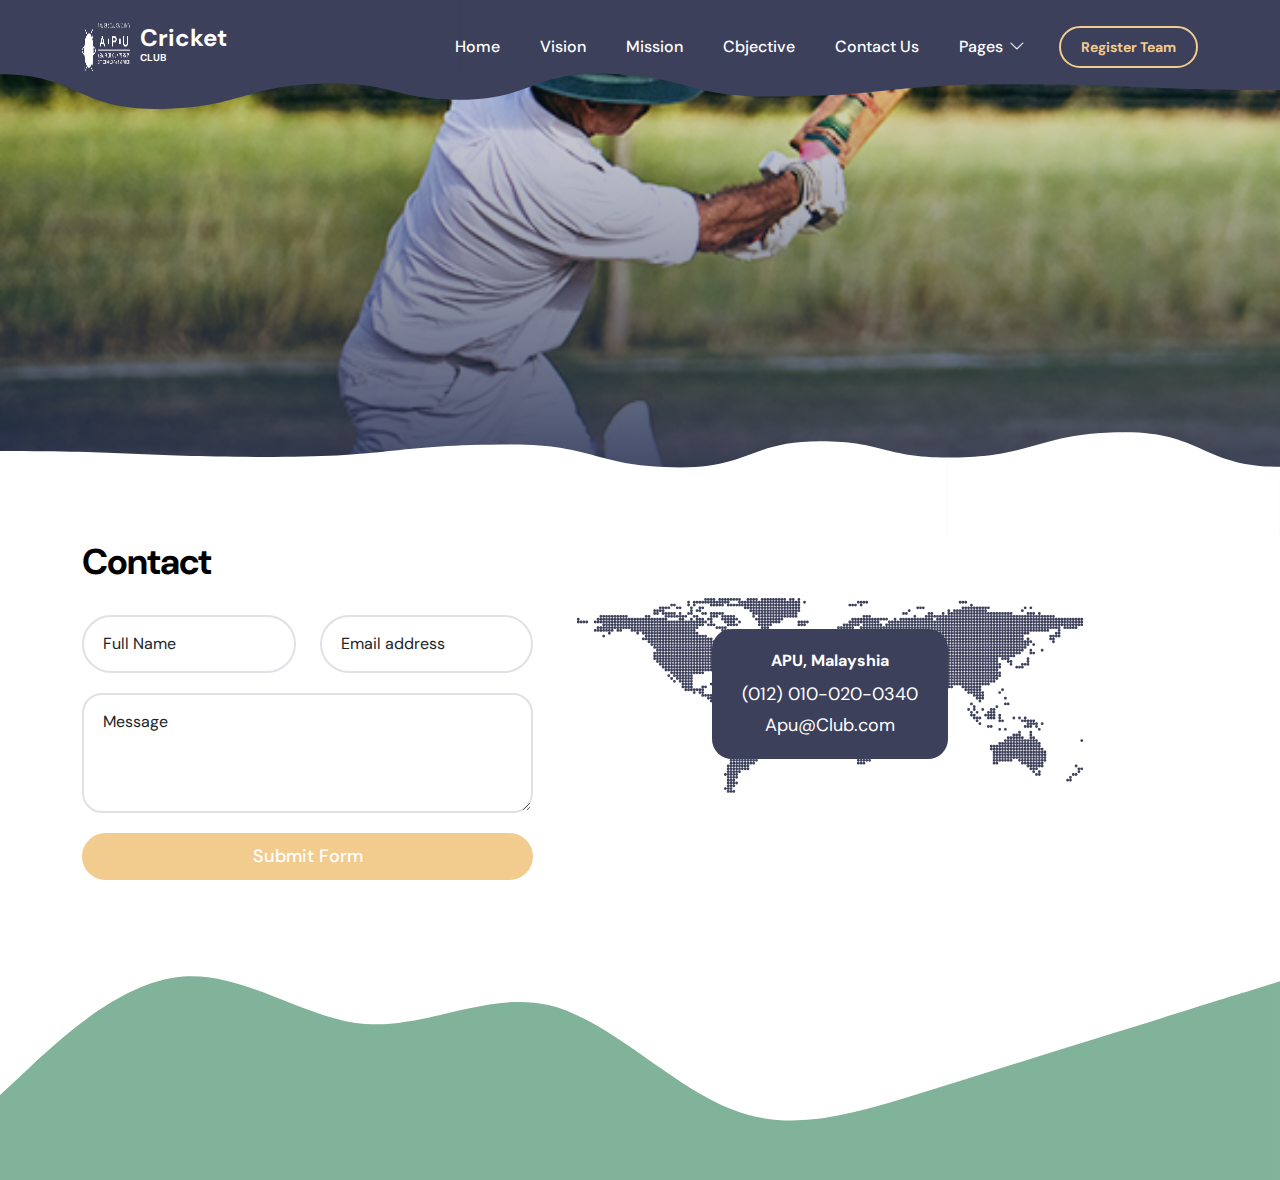
<file: student_club/contact.html>
<!doctype html>
<html lang="en">
    <head>
        <meta charset="utf-8">
        <meta name="viewport" content="width=device-width, initial-scale=1">

        <meta name="description" content="">
        <meta name="author" content="">

        <title>Contact</title>

               
        <link rel="preconnect" href="https://fonts.googleapis.com">

        <link rel="preconnect" href="https://fonts.gstatic.com" crossorigin>

        <link href="https://fonts.googleapis.com/css2?family=DM+Sans:ital,wght@0,400;0,500;0,700;1,400&display=swap" rel="stylesheet">

        <link href="css/bootstrap.min.css" rel="stylesheet">

        <link href="css/bootstrap-icons.css" rel="stylesheet">

        <link href="css/main.css" rel="stylesheet">
        

    </head>
    
    <body>

        <main>


            
            <nav class="navbar navbar-expand-lg">
                <div class="container">
                    <a class="navbar-brand d-flex align-items-center" href="index.html">
                        <img src="images/apu.png" class="navbar-brand-image img-fluid" >
                        <span class="navbar-brand-text">
                            Cricket 
                            <small>Club</small>
                        </span>
                    </a>
    
                    <button class="navbar-toggler" type="button" data-bs-toggle="collapse" data-bs-target="#navbarNav"
                        aria-controls="navbarNav" aria-expanded="false" aria-label="Toggle navigation">
                        <span class="navbar-toggler-icon"></span>
                    </button>
    
                    <div class="collapse navbar-collapse" id="navbarNav">
                        <ul class="navbar-nav ms-lg-auto">
                            <li class="nav-item">
                                <a class="nav-link " href="index.html">Home</a>
                            </li>
    
                            <li class="nav-item">
                                <a class="nav-link click-scroll" href="vision.html">Vision</a>
                            </li>
    
                            <li class="nav-item">
                                <a class="nav-link click-scroll" href="mission.html">Mission</a>
                            </li>
    
                            <li class="nav-item">
                                <a class="nav-link click-scroll" href="objective.html">Cbjective</a>
                            </li>
    
                            <li class="nav-item">
                                <a class="nav-link click-scroll" href="contact.html">Contact Us</a>
                            </li>
    
                            <li class="nav-item dropdown">
                                <a class="nav-link dropdown-toggle" href="#" id="navbarLightDropdownMenuLink" role="button"
                                    data-bs-toggle="dropdown" aria-expanded="false">Pages</a>
    
                                <ul class="dropdown-menu dropdown-menu-light" aria-labelledby="navbarLightDropdownMenuLink">
                                    <li><a class="dropdown-item" href="rules.html">Rules</a></li>
    
                                    <li><a class="dropdown-item" href="gallery.html">Gallery</a></li>
                                    <li><a class="dropdown-item" href="event.html">Events</a></li>
                                    <li><a class="dropdown-item" href="media.html">News and Media</a></li>
                                </ul>
                            </li>
                        </ul>
    
                        <div class="d-none d-lg-block ms-lg-3">
    
                                      <a class="btn custom-btn custom-border-btn"  href="ragistration.html"
                             >Register Team</a>
                        </div>
                    </div>
                </div>
            </nav>

            

            <section class="hero-section hero-50 d-flex justify-content-center align-items-center" id="section_1">

                <div class="section-overlay"></div>

                <svg viewBox="0 0 1962 178" xmlns="http://www.w3.org/2000/svg" xmlns:xlink="http://www.w3.org/1999/xlink"><path fill="#3D405B" d="M 0 114 C 118.5 114 118.5 167 237 167 L 237 167 L 237 0 L 0 0 Z" stroke-width="0"></path> <path fill="#3D405B" d="M 236 167 C 373 167 373 128 510 128 L 510 128 L 510 0 L 236 0 Z" stroke-width="0"></path> <path fill="#3D405B" d="M 509 128 C 607 128 607 153 705 153 L 705 153 L 705 0 L 509 0 Z" stroke-width="0"></path><path fill="#3D405B" d="M 704 153 C 812 153 812 113 920 113 L 920 113 L 920 0 L 704 0 Z" stroke-width="0"></path><path fill="#3D405B" d="M 919 113 C 1048.5 113 1048.5 148 1178 148 L 1178 148 L 1178 0 L 919 0 Z" stroke-width="0"></path><path fill="#3D405B" d="M 1177 148 C 1359.5 148 1359.5 129 1542 129 L 1542 129 L 1542 0 L 1177 0 Z" stroke-width="0"></path><path fill="#3D405B" d="M 1541 129 C 1751.5 129 1751.5 138 1962 138 L 1962 138 L 1962 0 L 1541 0 Z" stroke-width="0"></path></svg>

                <div class="container">
                    <div class="row">

                 

                    </div>
                </div>

                <svg viewBox="0 0 1962 178" xmlns="http://www.w3.org/2000/svg" xmlns:xlink="http://www.w3.org/1999/xlink"><path fill="#ffffff" d="M 0 114 C 118.5 114 118.5 167 237 167 L 237 167 L 237 0 L 0 0 Z" stroke-width="0"></path> <path fill="#ffffff" d="M 236 167 C 373 167 373 128 510 128 L 510 128 L 510 0 L 236 0 Z" stroke-width="0"></path> <path fill="#ffffff" d="M 509 128 C 607 128 607 153 705 153 L 705 153 L 705 0 L 509 0 Z" stroke-width="0"></path><path fill="#ffffff" d="M 704 153 C 812 153 812 113 920 113 L 920 113 L 920 0 L 704 0 Z" stroke-width="0"></path><path fill="#ffffff" d="M 919 113 C 1048.5 113 1048.5 148 1178 148 L 1178 148 L 1178 0 L 919 0 Z" stroke-width="0"></path><path fill="#ffffff" d="M 1177 148 C 1359.5 148 1359.5 129 1542 129 L 1542 129 L 1542 0 L 1177 0 Z" stroke-width="0"></path><path fill="#ffffff" d="M 1541 129 C 1751.5 129 1751.5 138 1962 138 L 1962 138 L 1962 0 L 1541 0 Z" stroke-width="0"></path></svg>
            </section>


     
            <section class="contact-section section-padding" id="section_5">
                <div class="container">
                    <div class="row">
    
                        <div class="col-lg-5 col-12">
                            <form action="#" method="post" class="custom-form contact-form" role="form">
                                <h2 class="mb-4 pb-2">Contact</h2>
    
                                <div class="row">
                                    <div class="col-lg-6 col-md-6 col-12">
                                        <div class="form-floating">
                                            <input type="text" name="full-name" id="full-name" class="form-control"
                                                placeholder="Full Name" required="">
    
                                            <label for="floatingInput">Full Name</label>
                                        </div>
                                    </div>
    
                                    <div class="col-lg-6 col-md-6 col-12">
                                        <div class="form-floating">
                                            <input type="email" name="email" id="email" pattern="[^ @]*@[^ @]*"
                                                class="form-control" placeholder="Email address" required="">
    
                                            <label for="floatingInput">Email address</label>
                                        </div>
                                    </div>
    
                                    <div class="col-lg-12 col-12">
                                        <div class="form-floating">
                                            <textarea class="form-control" id="message" name="message"
                                                placeholder="Describe message here"></textarea>
    
                                            <label for="floatingTextarea">Message</label>
                                        </div>
    
                                        <button type="submit" class="form-control">Submit Form</button>
                                    </div>
                                </div>
                            </form>
                        </div>
    
                        <div class="col-lg-6 col-12">
                            <div class="contact-info mt-5">
                                <div class="contact-info-item">
                                    <div class="contact-info-body">
                                        <strong>APU, Malayshia</strong>
    
                                        <p class="mt-2 mb-1">
                                            <a href="tel: 010-020-0340" class="contact-link">
                                                (012)
                                                010-020-0340
                                            </a>
                                        </p>
    
                                        <p class="mb-0">
                                            <a href="mailto:info@company.com" class="contact-link">
                                                Apu@Club.com
                                            </a>
                                        </p>
                                    </div>
    
                                 
                                </div>
    
                                <img src="images/WorldMap.svg" class="img-fluid" alt="">
                            </div>
                        </div>
    
                    </div>
                </div>
            </section>
        </main>

        <footer class="site-footer">
          
            <svg xmlns="http://www.w3.org/2000/svg" viewBox="0 0 1440 320"><path fill="#81B29A" fill-opacity="1" d="M0,224L34.3,192C68.6,160,137,96,206,90.7C274.3,85,343,139,411,144C480,149,549,107,617,122.7C685.7,139,754,213,823,240C891.4,267,960,245,1029,224C1097.1,203,1166,181,1234,160C1302.9,139,1371,117,1406,106.7L1440,96L1440,320L1405.7,320C1371.4,320,1303,320,1234,320C1165.7,320,1097,320,1029,320C960,320,891,320,823,320C754.3,320,686,320,617,320C548.6,320,480,320,411,320C342.9,320,274,320,206,320C137.1,320,69,320,34,320L0,320Z"></path></svg>
        </footer>


        <script src="js/jquery.min.js"></script>
        <script src="js/bootstrap.bundle.min.js"></script>
        <script src="js/jquery.sticky.js"></script>
        <script src="js/custom.js"></script>

    </body>
</html>
</file>
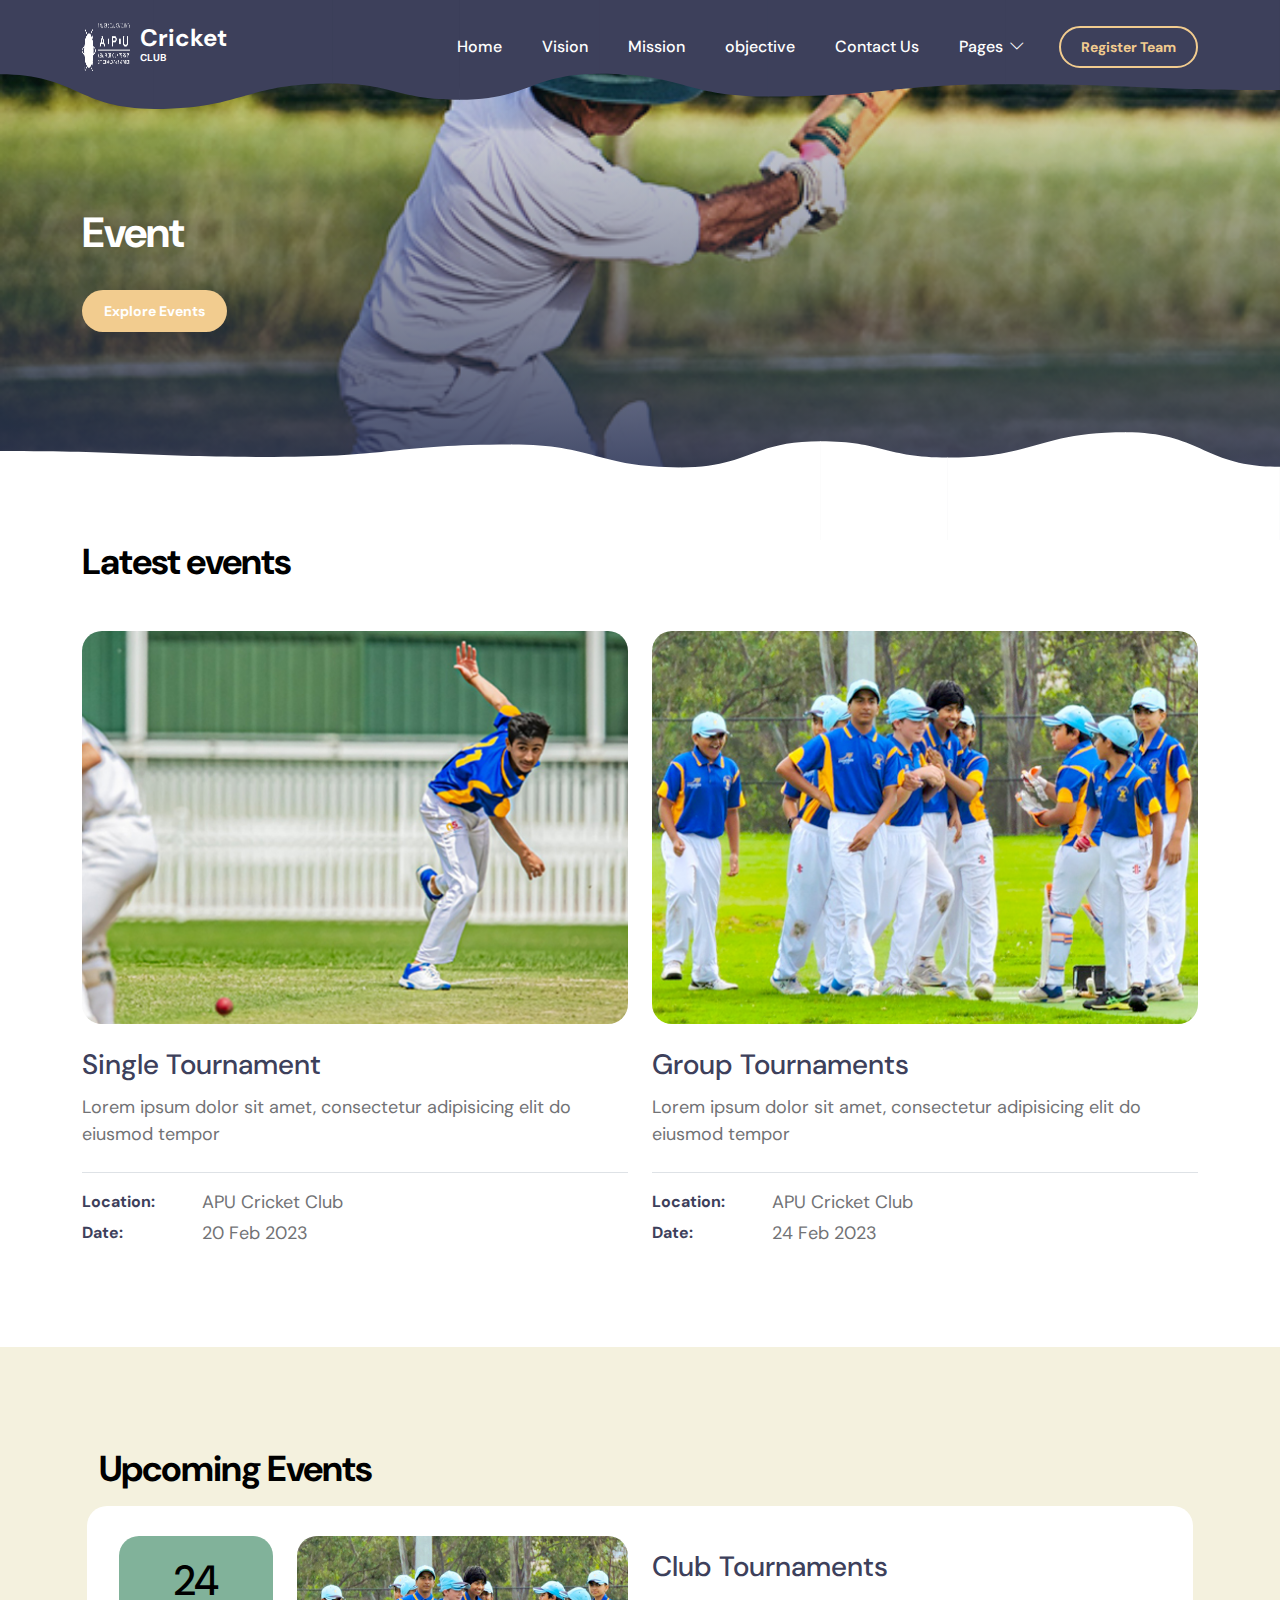
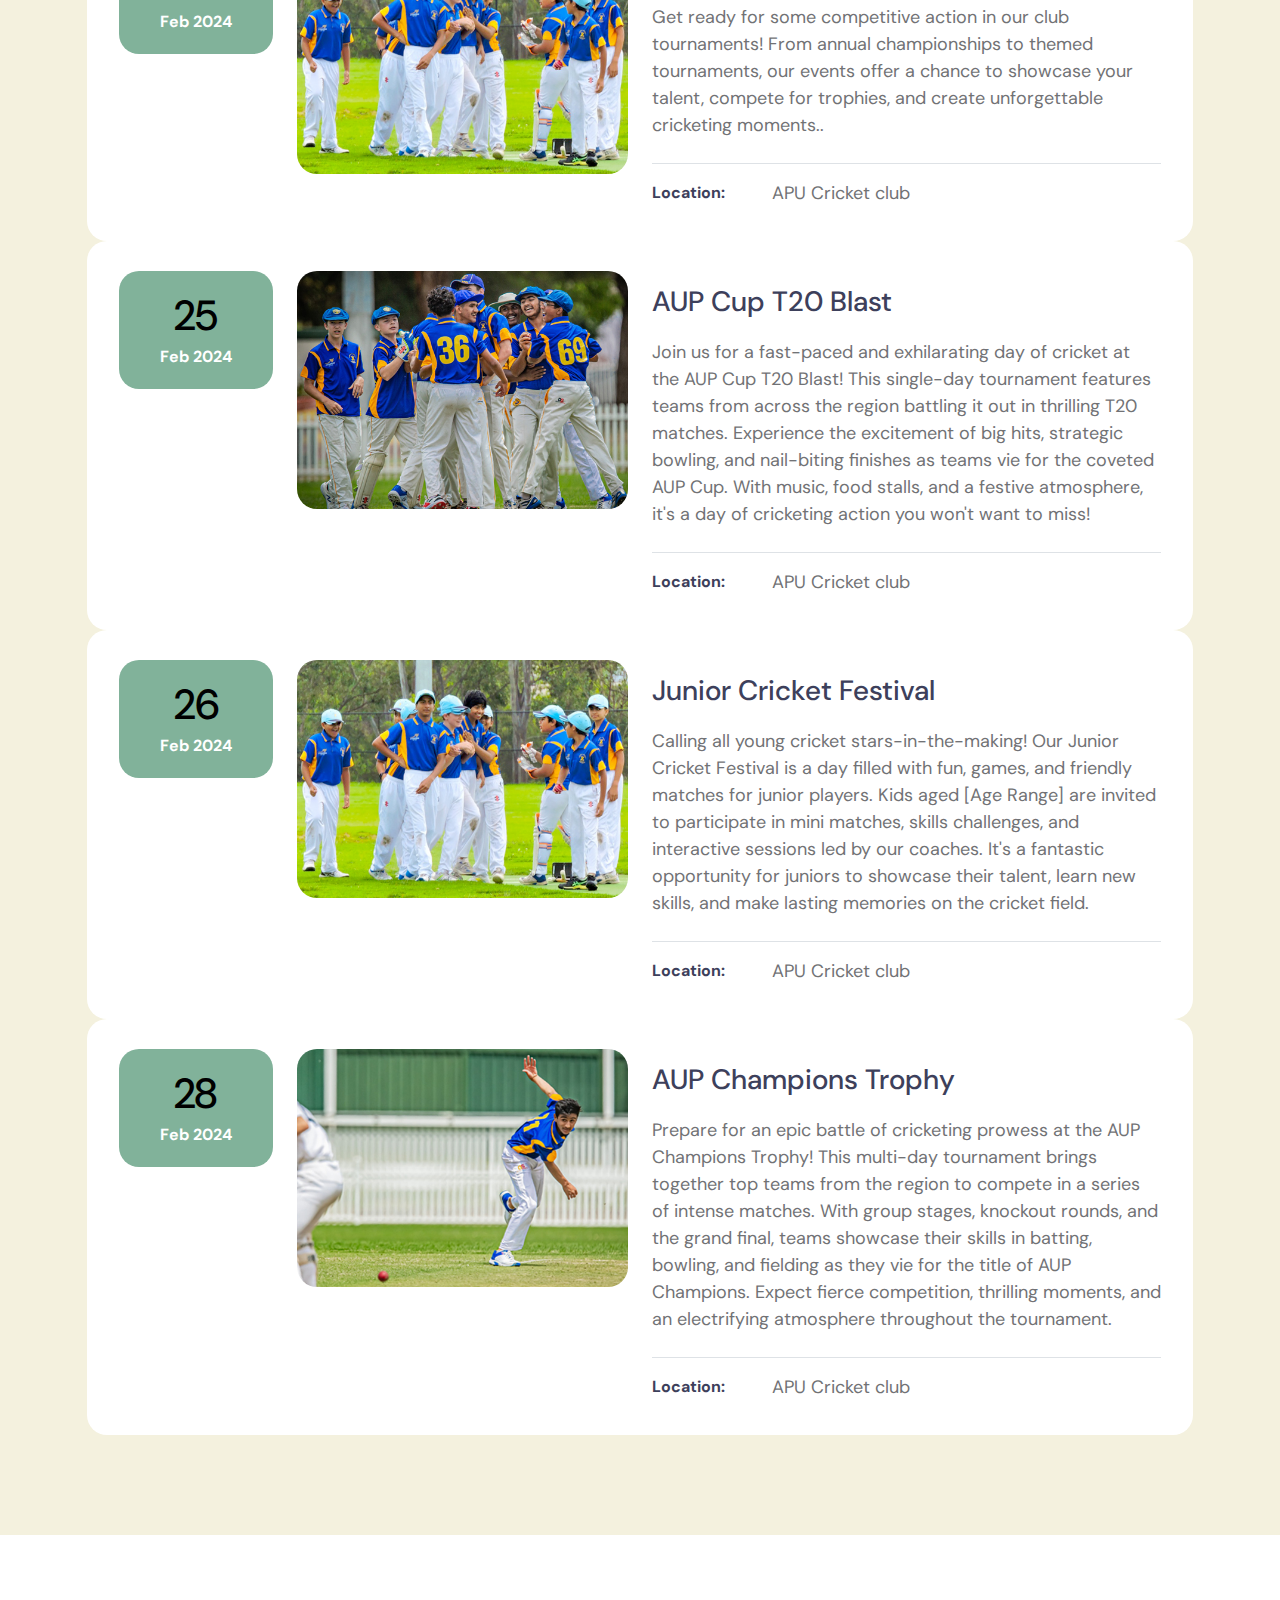
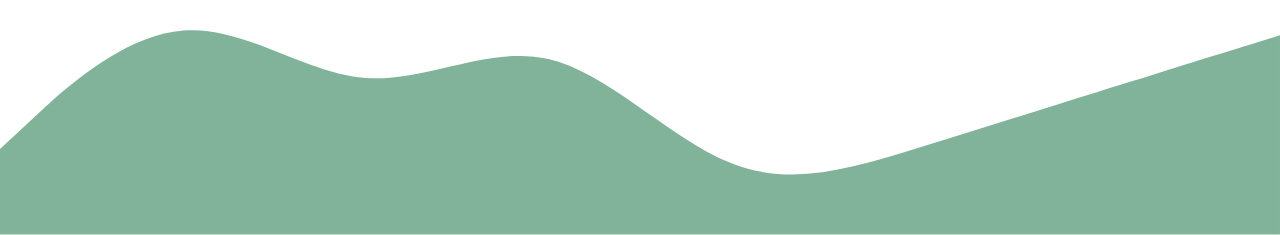
<file: student_club/event.html>
<!doctype html>
<html lang="en">

<head>
    <meta charset="utf-8">
    <meta name="viewport" content="width=device-width, initial-scale=1">

    <meta name="description" content="">
    <meta name="author" content="">

    <title> Event </title>


    <link rel="preconnect" href="https://fonts.googleapis.com">

    <link rel="preconnect" href="https://fonts.gstatic.com" crossorigin>

    <link href="https://fonts.googleapis.com/css2?family=DM+Sans:ital,wght@0,400;0,500;0,700;1,400&display=swap"
        rel="stylesheet">

    <link href="css/bootstrap.min.css" rel="stylesheet">

    <link href="css/bootstrap-icons.css" rel="stylesheet">

    <link href="css/main.css" rel="stylesheet">


</head>

<body>

    <main>


        <nav class="navbar navbar-expand-lg">
            <div class="container">
                <a class="navbar-brand d-flex align-items-center" href="index.html">
                    <img src="images/apu.png" class="navbar-brand-image img-fluid" >
                    <span class="navbar-brand-text">
                        Cricket 
                        <small>Club</small>
                    </span>
                </a>

                <button class="navbar-toggler" type="button" data-bs-toggle="collapse" data-bs-target="#navbarNav"
                    aria-controls="navbarNav" aria-expanded="false" aria-label="Toggle navigation">
                    <span class="navbar-toggler-icon"></span>
                </button>

                <div class="collapse navbar-collapse" id="navbarNav">
                    <ul class="navbar-nav ms-lg-auto">
                        <li class="nav-item">
                            <a class="nav-link " href="index.html">Home</a>
                        </li>

                        <li class="nav-item">
                            <a class="nav-link click-scroll" href="vision.html">Vision</a>
                        </li>

                        <li class="nav-item">
                            <a class="nav-link click-scroll" href="mission.html">Mission</a>
                        </li>

                        <li class="nav-item">
                            <a class="nav-link click-scroll" href="objective.html">objective</a>
                        </li>

                        <li class="nav-item">
                            <a class="nav-link click-scroll" href="contact.html">Contact Us</a>
                        </li>

                        <li class="nav-item dropdown">
                            <a class="nav-link dropdown-toggle" href="#" id="navbarLightDropdownMenuLink" role="button"
                                data-bs-toggle="dropdown" aria-expanded="false">Pages</a>

                            <ul class="dropdown-menu dropdown-menu-light" aria-labelledby="navbarLightDropdownMenuLink">
                                <li><a class="dropdown-item" href="rules.html">Rules</a></li>

                                <li><a class="dropdown-item" href="gallery.html">Gallery</a></li>
                                <li><a class="dropdown-item" href="event.html">Events</a></li>
                                <li><a class="dropdown-item" href="media.html">News and Media</a></li>
                            </ul>
                        </li>
                    </ul>

                    <div class="d-none d-lg-block ms-lg-3">

                                  <a class="btn custom-btn custom-border-btn"  href="ragistration.html"
                         >Register Team</a>
                    </div>
                </div>
            </div>
        </nav>




        <section class="hero-section hero-50 d-flex justify-content-center align-items-center" id="section_1">

            <div class="section-overlay"></div>

            <svg viewBox="0 0 1962 178" xmlns="http://www.w3.org/2000/svg" xmlns:xlink="http://www.w3.org/1999/xlink">
                <path fill="#3D405B" d="M 0 114 C 118.5 114 118.5 167 237 167 L 237 167 L 237 0 L 0 0 Z"
                    stroke-width="0"></path>
                <path fill="#3D405B" d="M 236 167 C 373 167 373 128 510 128 L 510 128 L 510 0 L 236 0 Z"
                    stroke-width="0"></path>
                <path fill="#3D405B" d="M 509 128 C 607 128 607 153 705 153 L 705 153 L 705 0 L 509 0 Z"
                    stroke-width="0"></path>
                <path fill="#3D405B" d="M 704 153 C 812 153 812 113 920 113 L 920 113 L 920 0 L 704 0 Z"
                    stroke-width="0"></path>
                <path fill="#3D405B" d="M 919 113 C 1048.5 113 1048.5 148 1178 148 L 1178 148 L 1178 0 L 919 0 Z"
                    stroke-width="0"></path>
                <path fill="#3D405B" d="M 1177 148 C 1359.5 148 1359.5 129 1542 129 L 1542 129 L 1542 0 L 1177 0 Z"
                    stroke-width="0"></path>
                <path fill="#3D405B" d="M 1541 129 C 1751.5 129 1751.5 138 1962 138 L 1962 138 L 1962 0 L 1541 0 Z"
                    stroke-width="0"></path>
            </svg>

            <div class="container">
                <div class="row">

                    <div class="col-lg-6 col-12">

                        <h1 class="text-white mb-4 pb-2">Event </h1>

                        <a href="#section_3" class="btn custom-btn smoothscroll me-3">Explore Events</a>
                    </div>

                </div>
            </div>

            <svg viewBox="0 0 1962 178" xmlns="http://www.w3.org/2000/svg" xmlns:xlink="http://www.w3.org/1999/xlink">
                <path fill="#ffffff" d="M 0 114 C 118.5 114 118.5 167 237 167 L 237 167 L 237 0 L 0 0 Z"
                    stroke-width="0"></path>
                <path fill="#ffffff" d="M 236 167 C 373 167 373 128 510 128 L 510 128 L 510 0 L 236 0 Z"
                    stroke-width="0"></path>
                <path fill="#ffffff" d="M 509 128 C 607 128 607 153 705 153 L 705 153 L 705 0 L 509 0 Z"
                    stroke-width="0"></path>
                <path fill="#ffffff" d="M 704 153 C 812 153 812 113 920 113 L 920 113 L 920 0 L 704 0 Z"
                    stroke-width="0"></path>
                <path fill="#ffffff" d="M 919 113 C 1048.5 113 1048.5 148 1178 148 L 1178 148 L 1178 0 L 919 0 Z"
                    stroke-width="0"></path>
                <path fill="#ffffff" d="M 1177 148 C 1359.5 148 1359.5 129 1542 129 L 1542 129 L 1542 0 L 1177 0 Z"
                    stroke-width="0"></path>
                <path fill="#ffffff" d="M 1541 129 C 1751.5 129 1751.5 138 1962 138 L 1962 138 L 1962 0 L 1541 0 Z"
                    stroke-width="0"></path>
            </svg>
        </section>


        <section class="events-section section-padding" id="section_2">
            <div class="container">
                <div class="row">

                    <div class="col-lg-12 col-12">
                        <h2 class="mb-lg-5 mb-4">Latest events</h2>
                    </div>

                    <div class="col-lg-6 col-12 mb-5 mb-lg-0">
                        <div class="custom-block-image-wrap">
                            <a href="event.html">
                                <img src="images/gallery2.jpg"
                                    class="custom-block-image img-fluid" alt="">

                                <i class="custom-block-icon bi-link"></i>
                            </a>
<!-- 
                            <div class="custom-block-date-wrap">
                                <strong class="text-white">20 Feb 2023</strong>
                            </div> -->

                            <!-- <div class="custom-btn-wrap">
                                <a href="event.html" class="btn custom-btn">Buy Ticket</a>
                            </div> -->
                        </div>

                        <div class="custom-block-info">
                            <a href="event.html" class="events-title mb-2">Single Tournament</a>

                            <p class="mb-0">Lorem ipsum dolor sit amet, consectetur adipisicing elit do eiusmod tempor
                            </p>


                            <div class="border-top mt-4 pt-3">
                                <div class="d-flex flex-wrap align-items-center mb-1">
                                    <span class="custom-block-span">Location:</span>

                                    <p class="mb-0">APU Cricket Club</p>
                                </div>

                                <div class="d-flex flex-wrap align-items-center">
                                    <span class="custom-block-span">Date:</span>

                                    <p class="mb-0">20 Feb 2023</p>
                                </div>
                            </div>
                        </div>
                    </div>

                    <div class="col-lg-6 col-12">
                        <div class="custom-block-image-wrap">
                            <a href="event.html">
                                <img src="images/gallery1.jpg"
                                    class="custom-block-image img-fluid" alt="">

                                <i class="custom-block-icon bi-link"></i>
                            </a>
<!-- 
                            <div class="custom-block-date-wrap">
                                <strong class="text-white">24 Feb 2023</strong>
                            </div>

                            <div class="custom-btn-wrap">
                                <a href="event.html" class="btn custom-btn">Buy Ticket</a>
                            </div> -->
                        </div>

                        <div class="custom-block-info">
                            <a href="event.html" class="events-title mb-2">Group Tournaments</a>

                            <p class="mb-0">Lorem ipsum dolor sit amet, consectetur adipisicing elit do eiusmod tempor
                            </p>


                            <div class="border-top mt-4 pt-3">
                                <div class="d-flex flex-wrap align-items-center mb-1">
                                    <span class="custom-block-span">Location:</span>

                                    <p class="mb-0">APU Cricket Club</p>
                                </div>

                                <div class="d-flex flex-wrap align-items-center">
                                    <span class="custom-block-span">Date:</span>

                                    <p class="mb-0">24 Feb 2023</p>
                                </div>
                            </div>
                        </div>
                    </div>

                </div>
            </div>
        </section>


        <section class="events-section events-listing-section section-bg section-padding" id="section_3">
            <div class="container">
                <div class="row">

                    <div class="col-lg-12 col-12">
                        <h2 class="mb-3">Upcoming Events</h2>
                    </div>
                    <div class="row custom-block custom-block-bg">
                        <div class="col-lg-2 col-md-4 col-12 order-2 order-md-0 order-lg-0">
                            <div
                                class="custom-block-date-wrap d-flex d-lg-block d-md-block align-items-center mt-3 mt-lg-0 mt-md-0">
                                <h6 class="custom-block-date mb-lg-1 mb-0 me-3 me-lg-0 me-md-0">24</h6>

                                <strong class="text-white">Feb 2024</strong>
                            </div>
                        </div>

                        <div class="col-lg-4 col-md-8 col-12 order-1 order-lg-0">
                            <div class="custom-block-image-wrap">
                                <a href="event.html">
                                    <img src="images/gallery1.jpg" class="custom-block-image img-fluid" alt="">

                                    <i class="custom-block-icon bi-link"></i>
                                </a>
                            </div>
                        </div>

                        <div class="col-lg-6 col-12 order-3 order-lg-0">
                            <div class="custom-block-info mt-2 mt-lg-0">
                                <a href="event.html" class="events-title mb-3"> Club Tournaments</a>

                                <p class="mb-0">Get ready for some competitive action in our club tournaments! From
                                    annual championships to themed tournaments, our events offer a chance to showcase
                                    your talent, compete for trophies, and create unforgettable cricketing moments..</p>

                                <div class="d-flex flex-wrap border-top mt-4 pt-3">

                                    <div class="mb-4 mb-lg-0">
                                        <div class="d-flex flex-wrap align-items-center mb-1">
                                            <span class="custom-block-span">Location:</span>

                                            <p class="mb-0">APU Cricket club</p>
                                        </div>


                                    </div>


                                </div>
                            </div>
                        </div>
                    </div>


                    <div class="row custom-block custom-block-bg">
                        <div class="col-lg-2 col-md-4 col-12 order-2 order-md-0 order-lg-0">
                            <div
                                class="custom-block-date-wrap d-flex d-lg-block d-md-block align-items-center mt-3 mt-lg-0 mt-md-0">
                                <h6 class="custom-block-date mb-lg-1 mb-0 me-3 me-lg-0 me-md-0">25</h6>

                                <strong class="text-white">Feb 2024</strong>
                            </div>
                        </div>

                        <div class="col-lg-4 col-md-8 col-12 order-1 order-lg-0">
                            <div class="custom-block-image-wrap">
                                <a href="event.html">
                                    <img src="images/gallery3.jpg" class="custom-block-image img-fluid" alt="">

                                    <i class="custom-block-icon bi-link"></i>
                                </a>
                            </div>
                        </div>

                        <div class="col-lg-6 col-12 order-3 order-lg-0">
                            <div class="custom-block-info mt-2 mt-lg-0">
                                <a href="event.html" class="events-title mb-3">  AUP Cup T20 Blast</a>

                                <p class="mb-0">Join us for a fast-paced and exhilarating day of cricket at the AUP Cup T20 Blast! This single-day tournament features teams from across the region battling it out in thrilling T20 matches. Experience the excitement of big hits, strategic bowling, and nail-biting finishes as teams vie for the coveted AUP Cup. With music, food stalls, and a festive atmosphere, it's a day of cricketing action you won't want to miss!</p>

                                <div class="d-flex flex-wrap border-top mt-4 pt-3">

                                    <div class="mb-4 mb-lg-0">
                                        <div class="d-flex flex-wrap align-items-center mb-1">
                                            <span class="custom-block-span">Location:</span>

                                            <p class="mb-0">APU Cricket club</p>
                                        </div>


                                    </div>


                                </div>
                            </div>
                        </div>
                    </div>


                    <div class="row custom-block custom-block-bg">
                        <div class="col-lg-2 col-md-4 col-12 order-2 order-md-0 order-lg-0">
                            <div
                                class="custom-block-date-wrap d-flex d-lg-block d-md-block align-items-center mt-3 mt-lg-0 mt-md-0">
                                <h6 class="custom-block-date mb-lg-1 mb-0 me-3 me-lg-0 me-md-0">26</h6>

                                <strong class="text-white">Feb 2024</strong>
                            </div>
                        </div>

                        <div class="col-lg-4 col-md-8 col-12 order-1 order-lg-0">
                            <div class="custom-block-image-wrap">
                                <a href="event.html">
                                    <img src="images/gallery1.jpg" class="custom-block-image img-fluid" alt="">

                                    <i class="custom-block-icon bi-link"></i>
                                </a>
                            </div>
                        </div>

                        <div class="col-lg-6 col-12 order-3 order-lg-0">
                            <div class="custom-block-info mt-2 mt-lg-0">
                                <a href="event.html" class="events-title mb-3">Junior Cricket Festival</a>

                                <p class="mb-0">Calling all young cricket stars-in-the-making! Our Junior Cricket Festival is a day filled with fun, games, and friendly matches for junior players. Kids aged [Age Range] are invited to participate in mini matches, skills challenges, and interactive sessions led by our coaches. It's a fantastic opportunity for juniors to showcase their talent, learn new skills, and make lasting memories on the cricket field.</p>

                                <div class="d-flex flex-wrap border-top mt-4 pt-3">

                                    <div class="mb-4 mb-lg-0">
                                        <div class="d-flex flex-wrap align-items-center mb-1">
                                            <span class="custom-block-span">Location:</span>

                                            <p class="mb-0">APU Cricket club</p>
                                        </div>


                                    </div>


                                </div>
                            </div>
                        </div>
                    </div>


                    <div class="row custom-block custom-block-bg">
                        <div class="col-lg-2 col-md-4 col-12 order-2 order-md-0 order-lg-0">
                            <div
                                class="custom-block-date-wrap d-flex d-lg-block d-md-block align-items-center mt-3 mt-lg-0 mt-md-0">
                                <h6 class="custom-block-date mb-lg-1 mb-0 me-3 me-lg-0 me-md-0">28</h6>

                                <strong class="text-white">Feb 2024</strong>
                            </div>
                        </div>

                        <div class="col-lg-4 col-md-8 col-12 order-1 order-lg-0">
                            <div class="custom-block-image-wrap">
                                <a href="event.html">
                                    <img src="images/gallery2.jpg" class="custom-block-image img-fluid" alt="">

                                    <i class="custom-block-icon bi-link"></i>
                                </a>
                            </div>
                        </div>

                        <div class="col-lg-6 col-12 order-3 order-lg-0">
                            <div class="custom-block-info mt-2 mt-lg-0">
                                <a href="event.html" class="events-title mb-3">  AUP Champions Trophy</a>

                                <p class="mb-0">Prepare for an epic battle of cricketing prowess at the AUP Champions Trophy! This multi-day tournament brings together top teams from the region to compete in a series of intense matches. With group stages, knockout rounds, and the grand final, teams showcase their skills in batting, bowling, and fielding as they vie for the title of AUP Champions. Expect fierce competition, thrilling moments, and an electrifying atmosphere throughout the tournament.</p>

                                <div class="d-flex flex-wrap border-top mt-4 pt-3">

                                    <div class="mb-4 mb-lg-0">
                                        <div class="d-flex flex-wrap align-items-center mb-1">
                                            <span class="custom-block-span">Location:</span>

                                            <p class="mb-0">APU Cricket club</p>
                                        </div>


                                    </div>


                                </div>
                            </div>
                        </div>
                    </div>






                </div>
            </div>
        </section>
    </main>

    <footer class="site-footer">
       
        <svg xmlns="http://www.w3.org/2000/svg" viewBox="0 0 1440 320">
            <path fill="#81B29A" fill-opacity="1"
                d="M0,224L34.3,192C68.6,160,137,96,206,90.7C274.3,85,343,139,411,144C480,149,549,107,617,122.7C685.7,139,754,213,823,240C891.4,267,960,245,1029,224C1097.1,203,1166,181,1234,160C1302.9,139,1371,117,1406,106.7L1440,96L1440,320L1405.7,320C1371.4,320,1303,320,1234,320C1165.7,320,1097,320,1029,320C960,320,891,320,823,320C754.3,320,686,320,617,320C548.6,320,480,320,411,320C342.9,320,274,320,206,320C137.1,320,69,320,34,320L0,320Z">
            </path>
        </svg>
    </footer>


    <!-- JAVASCRIPT FILES -->
    <script src="js/jquery.min.js"></script>
    <script src="js/bootstrap.bundle.min.js"></script>
    <script src="js/jquery.sticky.js"></script>
    <script src="js/custom.js"></script>

</body>

</html>
</file>
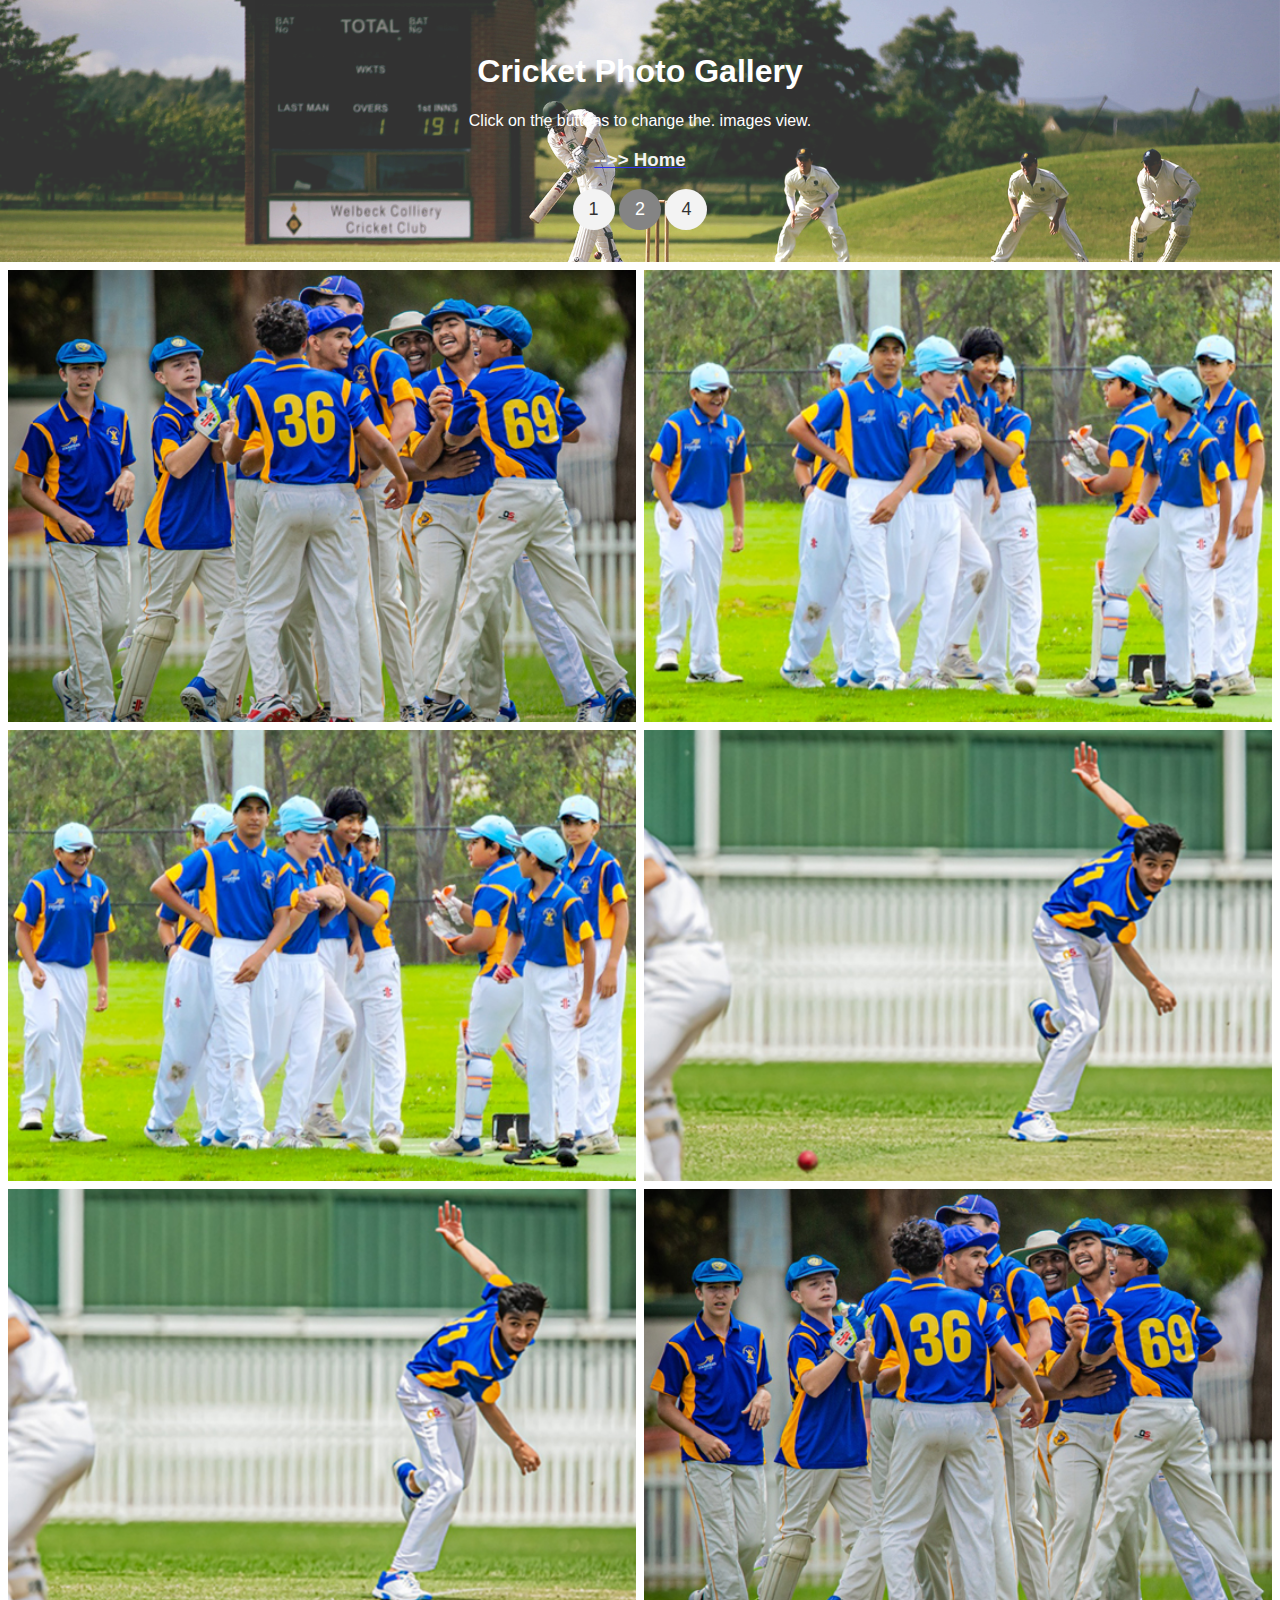
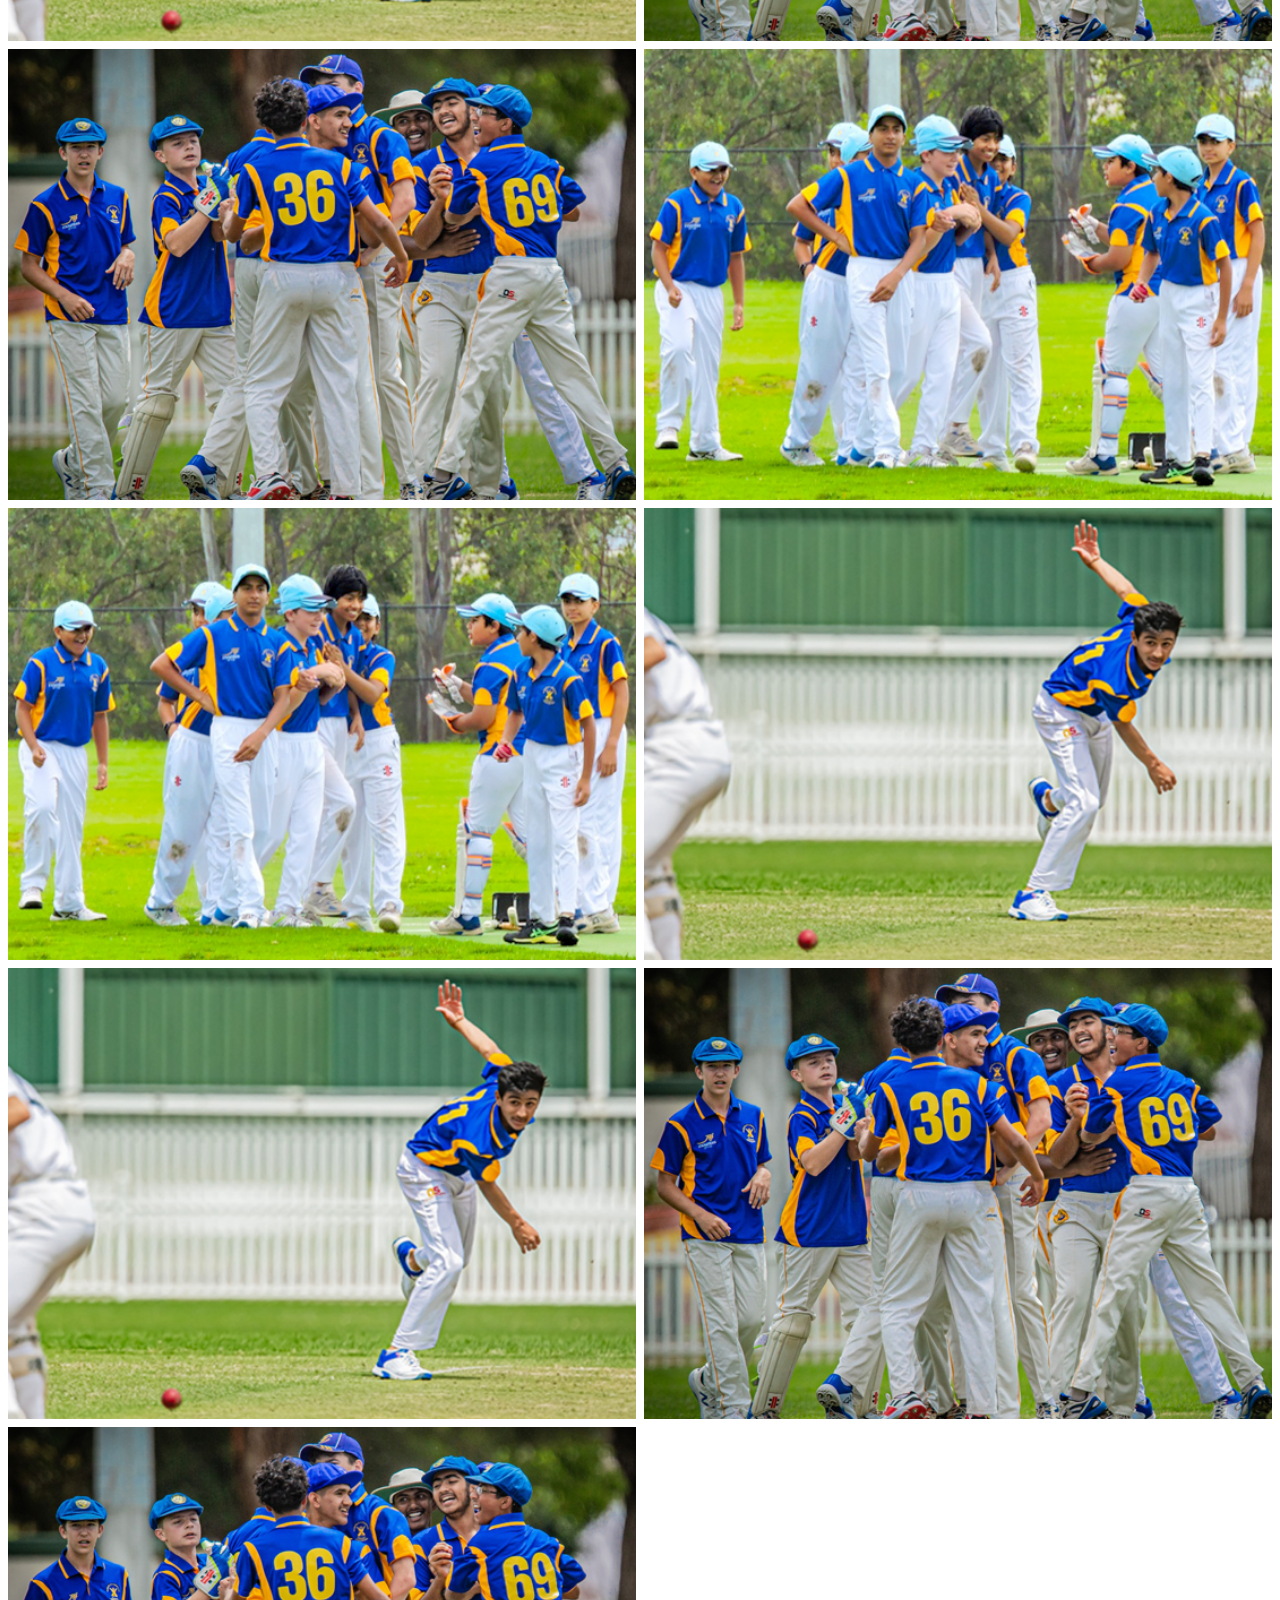
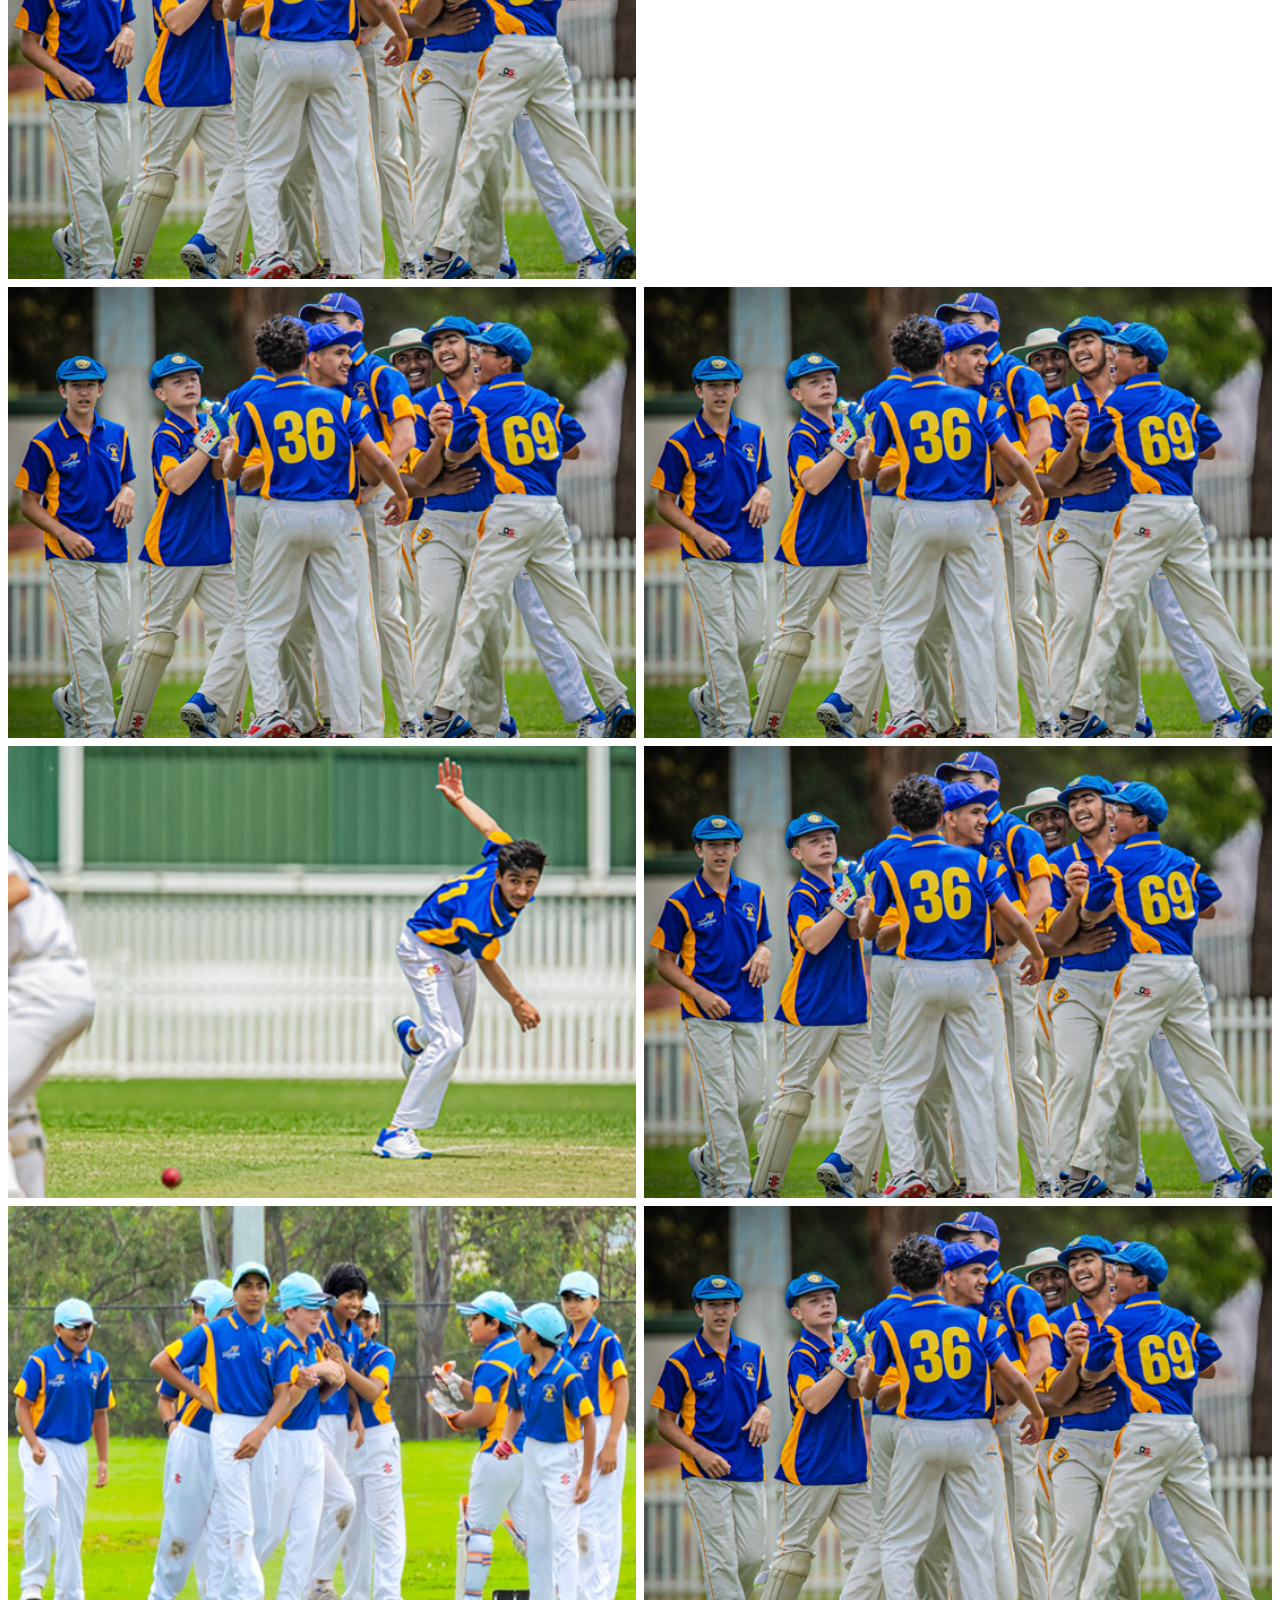
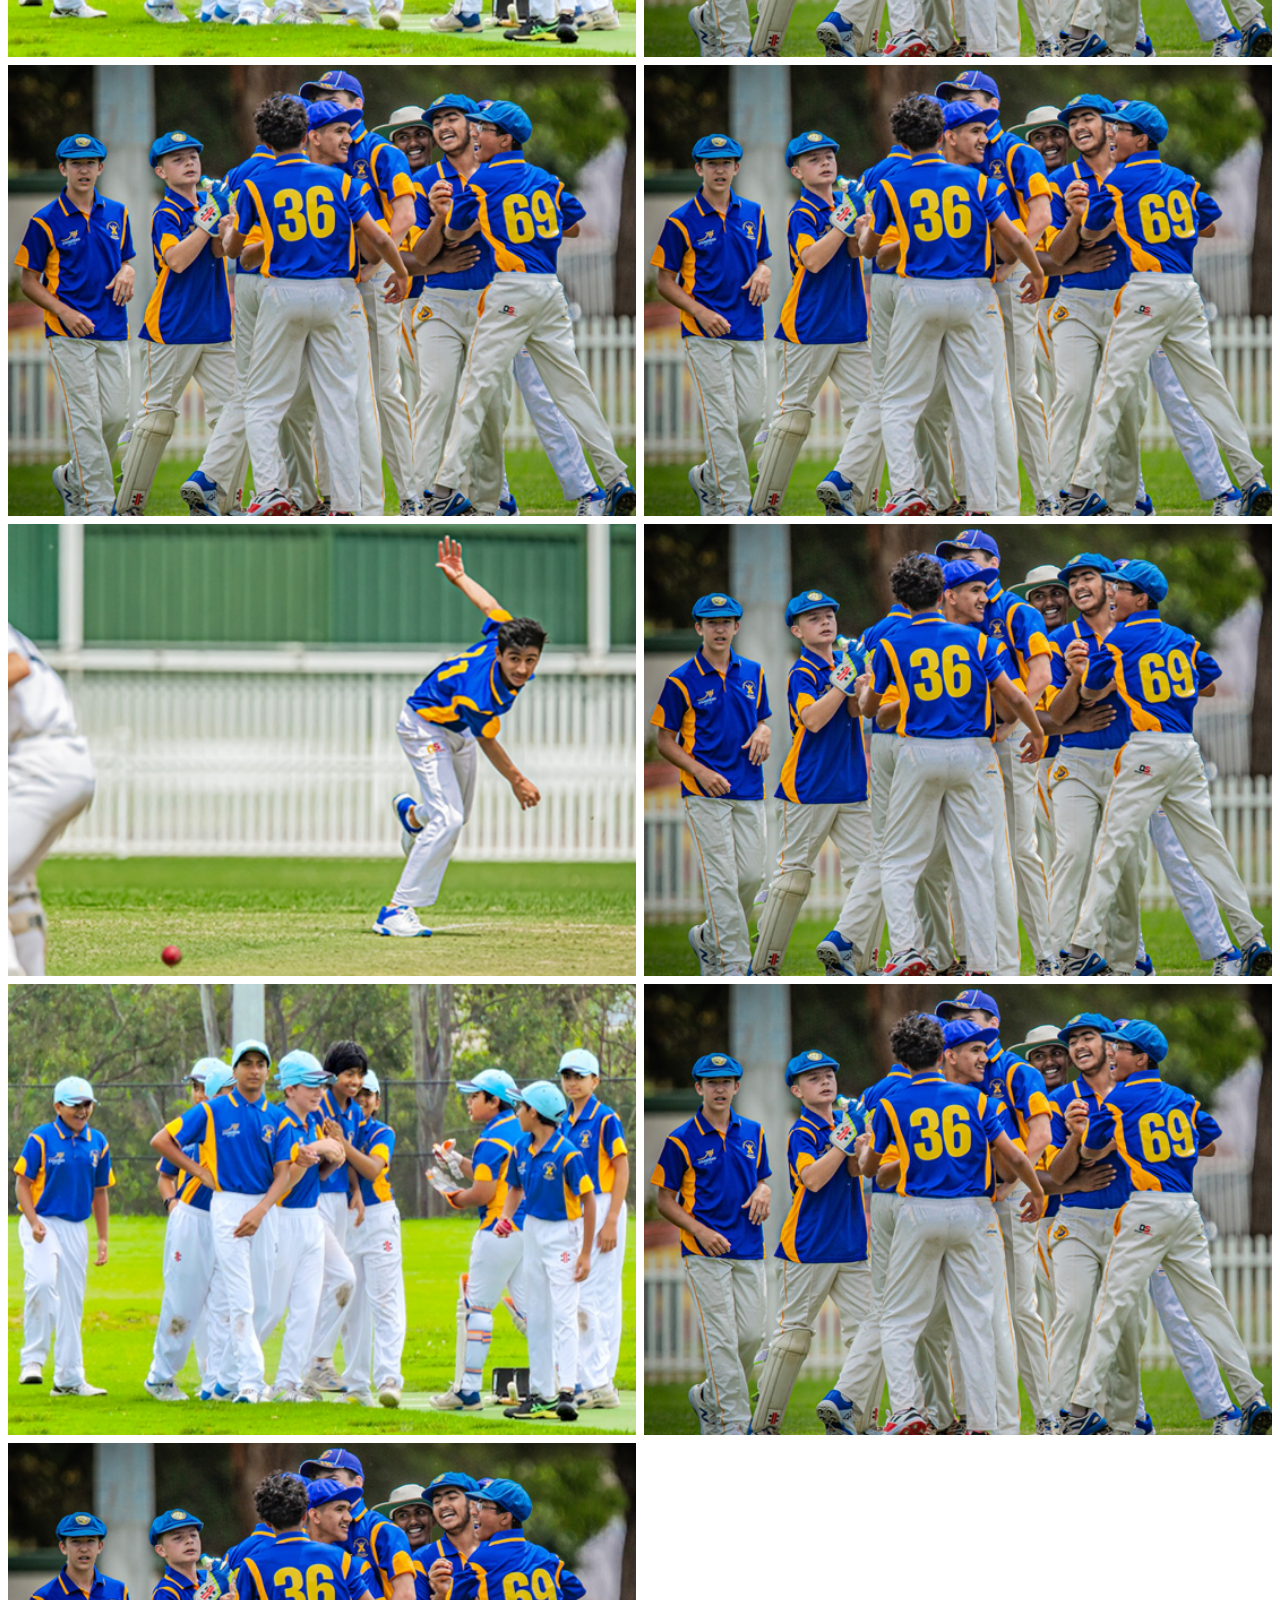
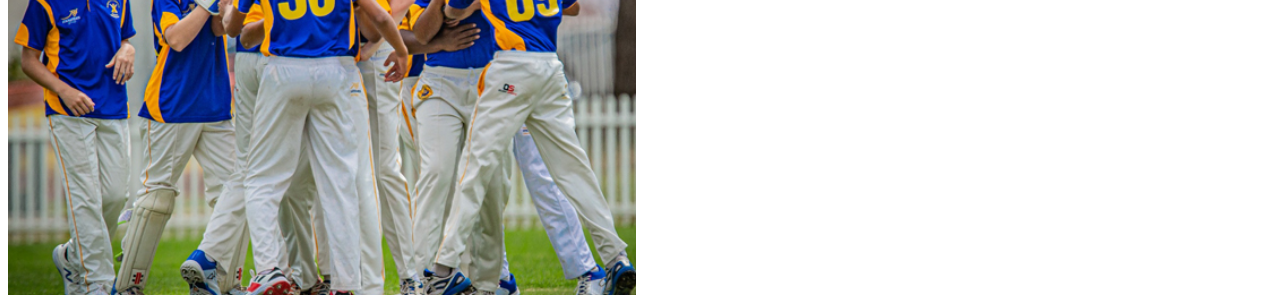
<file: student_club/gallery.html>
<!DOCTYPE html>
<html>
<head>
<meta name="viewport" content="width=device-width, initial-scale=1.0">
<link rel="stylesheet" href="gallery.css" />
</head>
<body>


<div class="header" id="myHeader">
  <h1>Cricket Photo Gallery</h1>
  <p>Click on the buttons to change the. images view.</p>
  <a href="index.html"><h3 style="color: #f1f1f1;">-->> Home  </h3></a>
  <button class="btn" onclick="one()">1</button>
  <button class="btn active" onclick="two()">2</button>
  <button class="btn" onclick="four()">4</button>
</div>


<div class="row"> 
  <div class="column">
    <img src="./images/gallery3.jpg" style="width:100%">
    <img src="./images/gallery1.jpg" style="width:100%">
    <img src="./images/gallery2.jpg" style="width:100%">
    <img src="./images/gallery3.jpg" style="width:100%">
    <img src="./images/gallery1.jpg" style="width:100%">
    <img src="./images/gallery2.jpg" style="width:100%">
    <img src="./images/gallery3.jpg" style="width:100%">
  </div>
  <div class="column">
    <img src="./images/gallery1.jpg" style="width:100%">
    <img src="./images/gallery2.jpg" style="width:100%">
    <img src="./images/gallery3.jpg" style="width:100%">
    <img src="./images/gallery1.jpg" style="width:100%">
    <img src="./images/gallery2.jpg" style="width:100%">
    <img src="./images/gallery3.jpg" style="width:100%">
  </div>  
  <div class="column">
    <img src="./images/gallery3.jpg" style="width:100%">
    <img src="./images/gallery2.jpg" style="width:100%">
    <img src="./images/gallery1.jpg" style="width:100%">
    <img src="./images/gallery3.jpg" style="width:100%">
    <img src="./images/gallery2.jpg" style="width:100%">
    <img src="./images/gallery1.jpg" style="width:100%">
    <img src="./images/gallery3.jpg" style="width:100%">
  </div>
  <div class="column">
    <img src="./images/gallery3.jpg" style="width:100%">
    <img src="./images/gallery3.jpg" style="width:100%">
    <img src="./images/gallery3.jpg" style="width:100%">
    <img src="./images/gallery3.jpg" style="width:100%">
    <img src="./images/gallery3.jpg" style="width:100%">
    <img src="./images/gallery3.jpg" style="width:100%">
  </div>
</div>



<script>

var elements = document.getElementsByClassName("column");


var i;


function one() {
    for (i = 0; i < elements.length; i++) {
    elements[i].style.msFlex = "100%";  
    elements[i].style.flex = "100%";
  }
}


function two() {
  for (i = 0; i < elements.length; i++) {
    elements[i].style.msFlex = "50%";  
    elements[i].style.flex = "50%";
  }
}


function four() {
  for (i = 0; i < elements.length; i++) {
    elements[i].style.msFlex = "25%";  
    elements[i].style.flex = "25%";
  }
}


var header = document.getElementById("myHeader");
var btns = header.getElementsByClassName("btn");
for (var i = 0; i < btns.length; i++) {
  btns[i].addEventListener("click", function() {
    var current = document.getElementsByClassName("active");
    current[0].className = current[0].className.replace(" active", "");
    this.className += " active";
  });
}
</script>

</body>
</html>
</file>
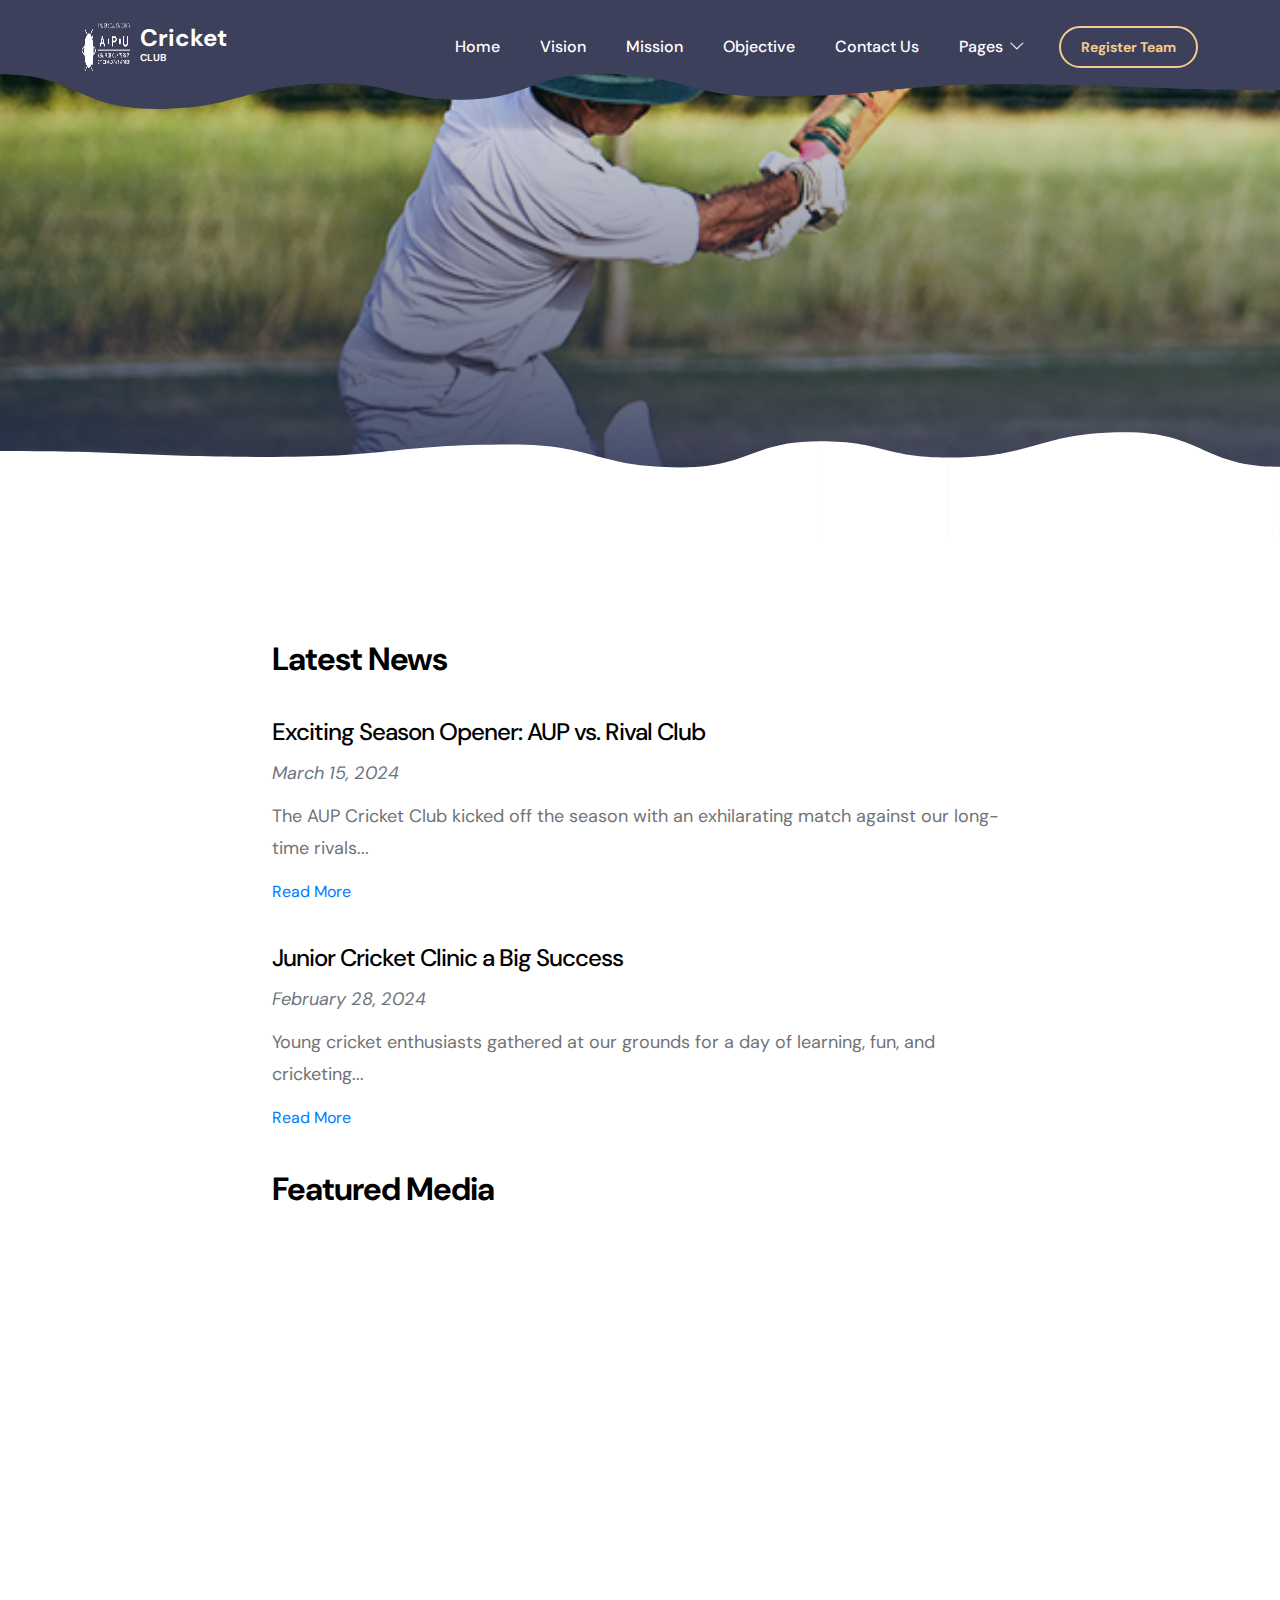
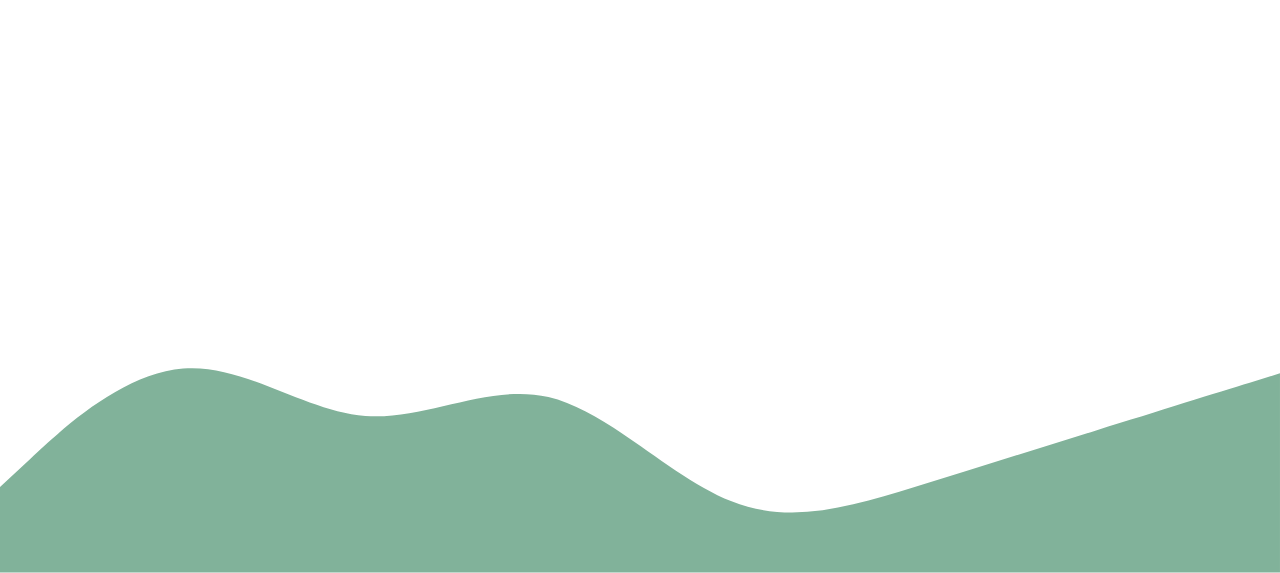
<file: student_club/media.html>
<!doctype html>
<html lang="en">
    <head>
        <meta charset="utf-8">
        <meta name="viewport" content="width=device-width, initial-scale=1">

        <meta name="description" content="">
        <meta name="author" content="">

        <title>Media</title>

                      
        <link rel="preconnect" href="https://fonts.googleapis.com">

        <link rel="preconnect" href="https://fonts.gstatic.com" crossorigin>

        <link href="https://fonts.googleapis.com/css2?family=DM+Sans:ital,wght@0,400;0,500;0,700;1,400&display=swap" rel="stylesheet">

        <link href="css/bootstrap.min.css" rel="stylesheet">

        <link href="css/bootstrap-icons.css" rel="stylesheet">

        <link href="css/main.css" rel="stylesheet">
        

    </head>
    
    <body>

        <main>


            <nav class="navbar navbar-expand-lg">
                <div class="container">
                    <a class="navbar-brand d-flex align-items-center" href="index.html">
                        <img src="images/apu.png" class="navbar-brand-image img-fluid" >
                        <span class="navbar-brand-text">
                            Cricket 
                            <small>Club</small>
                        </span>
                    </a>
    
                    <button class="navbar-toggler" type="button" data-bs-toggle="collapse" data-bs-target="#navbarNav"
                        aria-controls="navbarNav" aria-expanded="false" aria-label="Toggle navigation">
                        <span class="navbar-toggler-icon"></span>
                    </button>
    
                    <div class="collapse navbar-collapse" id="navbarNav">
                        <ul class="navbar-nav ms-lg-auto">
                            <li class="nav-item">
                                <a class="nav-link " href="index.html">Home</a>
                            </li>
    
                            <li class="nav-item">
                                <a class="nav-link click-scroll" href="vision.html">Vision</a>
                            </li>
    
                            <li class="nav-item">
                                <a class="nav-link click-scroll" href="mission.html">Mission</a>
                            </li>
    
                            <li class="nav-item">
                                <a class="nav-link click-scroll" href="objective.html">Objective</a>
                            </li>
    
                            <li class="nav-item">
                                <a class="nav-link click-scroll" href="contact.html">Contact Us</a>
                            </li>
    
                            <li class="nav-item dropdown">
                                <a class="nav-link dropdown-toggle" href="#" id="navbarLightDropdownMenuLink" role="button"
                                    data-bs-toggle="dropdown" aria-expanded="false">Pages</a>
    
                                <ul class="dropdown-menu dropdown-menu-light" aria-labelledby="navbarLightDropdownMenuLink">
                                    <li><a class="dropdown-item" href="rules.html">Rules</a></li>
    
                                    <li><a class="dropdown-item" href="gallery.html">Gallery</a></li>
                                    <li><a class="dropdown-item" href="event.html">Events</a></li>
                                    <li><a class="dropdown-item" href="media.html">News and Media</a></li>
                                </ul>
                            </li>
                        </ul>
    
                        <div class="d-none d-lg-block ms-lg-3">
    
                                      <a class="btn custom-btn custom-border-btn"  href="ragistration.html"
                             >Register Team</a>
                        </div>
                    </div>
                </div>
            </nav>


            

            <section class="hero-section hero-50 d-flex justify-content-center align-items-center" id="section_1">

                <div class="section-overlay"></div>

                <svg viewBox="0 0 1962 178" xmlns="http://www.w3.org/2000/svg" xmlns:xlink="http://www.w3.org/1999/xlink"><path fill="#3D405B" d="M 0 114 C 118.5 114 118.5 167 237 167 L 237 167 L 237 0 L 0 0 Z" stroke-width="0"></path> <path fill="#3D405B" d="M 236 167 C 373 167 373 128 510 128 L 510 128 L 510 0 L 236 0 Z" stroke-width="0"></path> <path fill="#3D405B" d="M 509 128 C 607 128 607 153 705 153 L 705 153 L 705 0 L 509 0 Z" stroke-width="0"></path><path fill="#3D405B" d="M 704 153 C 812 153 812 113 920 113 L 920 113 L 920 0 L 704 0 Z" stroke-width="0"></path><path fill="#3D405B" d="M 919 113 C 1048.5 113 1048.5 148 1178 148 L 1178 148 L 1178 0 L 919 0 Z" stroke-width="0"></path><path fill="#3D405B" d="M 1177 148 C 1359.5 148 1359.5 129 1542 129 L 1542 129 L 1542 0 L 1177 0 Z" stroke-width="0"></path><path fill="#3D405B" d="M 1541 129 C 1751.5 129 1751.5 138 1962 138 L 1962 138 L 1962 0 L 1541 0 Z" stroke-width="0"></path></svg>

                <div class="container">
                    <div class="row">


                    </div>
                </div>

                <svg viewBox="0 0 1962 178" xmlns="http://www.w3.org/2000/svg" xmlns:xlink="http://www.w3.org/1999/xlink"><path fill="#ffffff" d="M 0 114 C 118.5 114 118.5 167 237 167 L 237 167 L 237 0 L 0 0 Z" stroke-width="0"></path> <path fill="#ffffff" d="M 236 167 C 373 167 373 128 510 128 L 510 128 L 510 0 L 236 0 Z" stroke-width="0"></path> <path fill="#ffffff" d="M 509 128 C 607 128 607 153 705 153 L 705 153 L 705 0 L 509 0 Z" stroke-width="0"></path><path fill="#ffffff" d="M 704 153 C 812 153 812 113 920 113 L 920 113 L 920 0 L 704 0 Z" stroke-width="0"></path><path fill="#ffffff" d="M 919 113 C 1048.5 113 1048.5 148 1178 148 L 1178 148 L 1178 0 L 919 0 Z" stroke-width="0"></path><path fill="#ffffff" d="M 1177 148 C 1359.5 148 1359.5 129 1542 129 L 1542 129 L 1542 0 L 1177 0 Z" stroke-width="0"></path><path fill="#ffffff" d="M 1541 129 C 1751.5 129 1751.5 138 1962 138 L 1962 138 L 1962 0 L 1541 0 Z" stroke-width="0"></path></svg>
            </section>


            <section class="events-section events-detail-section section-padding" id="section_2">
                <div class="container">
                    <div class="row">

                        <div class="col-lg-6 col-md-8 col-12 mx-auto">
          
                        </div>

                    </div>
                </div>
            </section>


            <section class="news-section" id="section_2">
                <div class="container">
                  <div class="row">
                    <div class="col-lg-8 col-md-10 col-12 mx-auto">
                      <h2 class="section-title">Latest News</h2>
          
                      <div class="news-list">
                   
                        <div class="news-item">
                          <h3>Exciting Season Opener: AUP vs. Rival Club</h3>
                          <p class="date">March 15, 2024</p>
                          <p>The AUP Cricket Club kicked off the season with an exhilarating match against our long-time rivals...</p>
                          <a href="#">Read More</a>
                        </div>
          
                     
                        <div class="news-item">
                          <h3>Junior Cricket Clinic a Big Success</h3>
                          <p class="date">February 28, 2024</p>
                          <p>Young cricket enthusiasts gathered at our grounds for a day of learning, fun, and cricketing...</p>
                          <a href="#">Read More</a>
                        </div>
                      </div>
                    </div>
                  </div>
                </div>
              </section>
            
            <section class="media-section" id="section_3"> 
                <div class="container">
                  <div class="row">
                    <div class="col-lg-8 col-md-10 col-12 mx-auto">
                      <h2 class="section-title">Featured Media</h2>
          
                    
                      <div class="media-item video">
                        <iframe width="100%" height="315" src="https://www.youtube.com/embed/@apuniversity" frameborder="0" allowfullscreen></iframe>
                      </div>
          
                    
                      <div class="media-item video">
                        <iframe width="100%" height="315" src="https://www.youtube.com/embed/@apuniversity" frameborder="0" allowfullscreen></iframe>
                      </div>
          
                     
          
                    </div>
                  </div>
                </div>
              </section>
          
        </main>

        <footer class="site-footer">
     

            <svg xmlns="http://www.w3.org/2000/svg" viewBox="0 0 1440 320"><path fill="#81B29A" fill-opacity="1" d="M0,224L34.3,192C68.6,160,137,96,206,90.7C274.3,85,343,139,411,144C480,149,549,107,617,122.7C685.7,139,754,213,823,240C891.4,267,960,245,1029,224C1097.1,203,1166,181,1234,160C1302.9,139,1371,117,1406,106.7L1440,96L1440,320L1405.7,320C1371.4,320,1303,320,1234,320C1165.7,320,1097,320,1029,320C960,320,891,320,823,320C754.3,320,686,320,617,320C548.6,320,480,320,411,320C342.9,320,274,320,206,320C137.1,320,69,320,34,320L0,320Z"></path></svg>
        </footer>


        <script src="js/jquery.min.js"></script>
        <script src="js/bootstrap.bundle.min.js"></script>
        <script src="js/jquery.sticky.js"></script>
        <script src="js/custom.js"></script>

    </body>
</html>
</file>
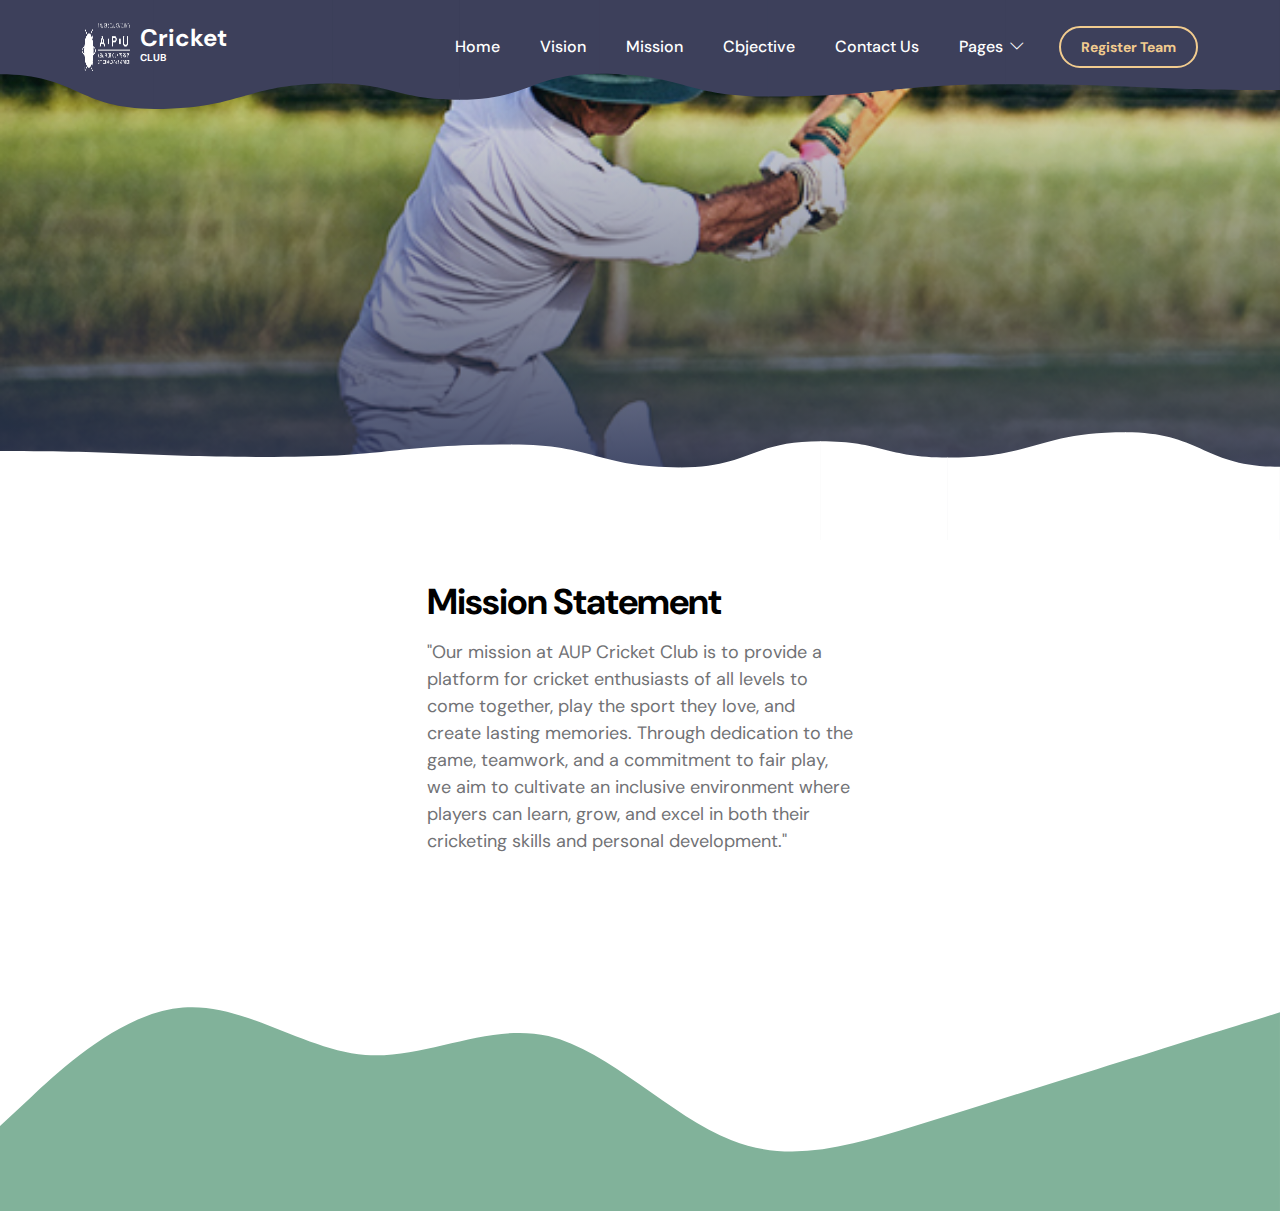
<file: student_club/mission.html>
<!doctype html>
<html lang="en">
    <head>
        <meta charset="utf-8">
        <meta name="viewport" content="width=device-width, initial-scale=1">

        <meta name="description" content="">
        <meta name="author" content="">

        <title>Mission</title>

        <!-- CSS FILES -->                
        <link rel="preconnect" href="https://fonts.googleapis.com">

        <link rel="preconnect" href="https://fonts.gstatic.com" crossorigin>

        <link href="https://fonts.googleapis.com/css2?family=DM+Sans:ital,wght@0,400;0,500;0,700;1,400&display=swap" rel="stylesheet">

        <link href="css/bootstrap.min.css" rel="stylesheet">

        <link href="css/bootstrap-icons.css" rel="stylesheet">

        <link href="css/main.css" rel="stylesheet">
        

    </head>
    
    <body>

        <main>

          

            
            <nav class="navbar navbar-expand-lg">
                <div class="container">
                    <a class="navbar-brand d-flex align-items-center" href="index.html">
                        <img src="images/apu.png" class="navbar-brand-image img-fluid" >
                        <span class="navbar-brand-text">
                            Cricket 
                            <small>Club</small>
                        </span>
                    </a>
    
                    <button class="navbar-toggler" type="button" data-bs-toggle="collapse" data-bs-target="#navbarNav"
                        aria-controls="navbarNav" aria-expanded="false" aria-label="Toggle navigation">
                        <span class="navbar-toggler-icon"></span>
                    </button>
    
                    <div class="collapse navbar-collapse" id="navbarNav">
                        <ul class="navbar-nav ms-lg-auto">
                            <li class="nav-item">
                                <a class="nav-link " href="index.html">Home</a>
                            </li>
    
                            <li class="nav-item">
                                <a class="nav-link click-scroll" href="vision.html">Vision</a>
                            </li>
    
                            <li class="nav-item">
                                <a class="nav-link click-scroll" href="mission.html">Mission</a>
                            </li>
    
                            <li class="nav-item">
                                <a class="nav-link click-scroll" href="objective.html">Cbjective</a>
                            </li>
    
                            <li class="nav-item">
                                <a class="nav-link click-scroll" href="contact.html">Contact Us</a>
                            </li>
    
                            <li class="nav-item dropdown">
                                <a class="nav-link dropdown-toggle" href="#" id="navbarLightDropdownMenuLink" role="button"
                                    data-bs-toggle="dropdown" aria-expanded="false">Pages</a>
    
                                <ul class="dropdown-menu dropdown-menu-light" aria-labelledby="navbarLightDropdownMenuLink">
                                    <li><a class="dropdown-item" href="rules.html">Rules</a></li>
    
                                    <li><a class="dropdown-item" href="gallery.html">Gallery</a></li>
                                    <li><a class="dropdown-item" href="event.html">Events</a></li>
                                    <li><a class="dropdown-item" href="media.html">News and Media</a></li>
                                </ul>
                            </li>
                        </ul>
    
                        <div class="d-none d-lg-block ms-lg-3">
    
                                      <a class="btn custom-btn custom-border-btn"  href="ragistration.html"
                             >Register Team</a>
                        </div>
                    </div>
                </div>
            </nav>
            

            <section class="hero-section hero-50 d-flex justify-content-center align-items-center" id="section_1">

                <div class="section-overlay"></div>

                <svg viewBox="0 0 1962 178" xmlns="http://www.w3.org/2000/svg" xmlns:xlink="http://www.w3.org/1999/xlink"><path fill="#3D405B" d="M 0 114 C 118.5 114 118.5 167 237 167 L 237 167 L 237 0 L 0 0 Z" stroke-width="0"></path> <path fill="#3D405B" d="M 236 167 C 373 167 373 128 510 128 L 510 128 L 510 0 L 236 0 Z" stroke-width="0"></path> <path fill="#3D405B" d="M 509 128 C 607 128 607 153 705 153 L 705 153 L 705 0 L 509 0 Z" stroke-width="0"></path><path fill="#3D405B" d="M 704 153 C 812 153 812 113 920 113 L 920 113 L 920 0 L 704 0 Z" stroke-width="0"></path><path fill="#3D405B" d="M 919 113 C 1048.5 113 1048.5 148 1178 148 L 1178 148 L 1178 0 L 919 0 Z" stroke-width="0"></path><path fill="#3D405B" d="M 1177 148 C 1359.5 148 1359.5 129 1542 129 L 1542 129 L 1542 0 L 1177 0 Z" stroke-width="0"></path><path fill="#3D405B" d="M 1541 129 C 1751.5 129 1751.5 138 1962 138 L 1962 138 L 1962 0 L 1541 0 Z" stroke-width="0"></path></svg>

                <div class="container">
                    <div class="row">

                     

                    </div>
                </div>

                <svg viewBox="0 0 1962 178" xmlns="http://www.w3.org/2000/svg" xmlns:xlink="http://www.w3.org/1999/xlink"><path fill="#ffffff" d="M 0 114 C 118.5 114 118.5 167 237 167 L 237 167 L 237 0 L 0 0 Z" stroke-width="0"></path> <path fill="#ffffff" d="M 236 167 C 373 167 373 128 510 128 L 510 128 L 510 0 L 236 0 Z" stroke-width="0"></path> <path fill="#ffffff" d="M 509 128 C 607 128 607 153 705 153 L 705 153 L 705 0 L 509 0 Z" stroke-width="0"></path><path fill="#ffffff" d="M 704 153 C 812 153 812 113 920 113 L 920 113 L 920 0 L 704 0 Z" stroke-width="0"></path><path fill="#ffffff" d="M 919 113 C 1048.5 113 1048.5 148 1178 148 L 1178 148 L 1178 0 L 919 0 Z" stroke-width="0"></path><path fill="#ffffff" d="M 1177 148 C 1359.5 148 1359.5 129 1542 129 L 1542 129 L 1542 0 L 1177 0 Z" stroke-width="0"></path><path fill="#ffffff" d="M 1541 129 C 1751.5 129 1751.5 138 1962 138 L 1962 138 L 1962 0 L 1541 0 Z" stroke-width="0"></path></svg>
            </section>


            <section class="events-section events-detail-section section-padding" id="section_2">
                <div class="container">
                    <div class="row">

                        <div class="col-lg-6 col-md-8 col-12 mx-auto">
                         

                            <div class="custom-block-info">
                                <h2 class="mb-3">Mission Statement</h2>

                                <p>"Our mission at AUP Cricket Club is to provide a platform for cricket enthusiasts of all levels to come together, play the sport they love, and create lasting memories. Through dedication to the game, teamwork, and a commitment to fair play, we aim to cultivate an inclusive environment where players can learn, grow, and excel in both their cricketing skills and personal development."</p>

                            </div>
                        </div>

                    </div>
                </div>
            </section>
        </main>

        <footer class="site-footer">


            <svg xmlns="http://www.w3.org/2000/svg" viewBox="0 0 1440 320"><path fill="#81B29A" fill-opacity="1" d="M0,224L34.3,192C68.6,160,137,96,206,90.7C274.3,85,343,139,411,144C480,149,549,107,617,122.7C685.7,139,754,213,823,240C891.4,267,960,245,1029,224C1097.1,203,1166,181,1234,160C1302.9,139,1371,117,1406,106.7L1440,96L1440,320L1405.7,320C1371.4,320,1303,320,1234,320C1165.7,320,1097,320,1029,320C960,320,891,320,823,320C754.3,320,686,320,617,320C548.6,320,480,320,411,320C342.9,320,274,320,206,320C137.1,320,69,320,34,320L0,320Z"></path></svg>
        </footer>


        <script src="js/jquery.min.js"></script>
        <script src="js/bootstrap.bundle.min.js"></script>
        <script src="js/jquery.sticky.js"></script>
        <script src="js/custom.js"></script>

    </body>
</html>
</file>
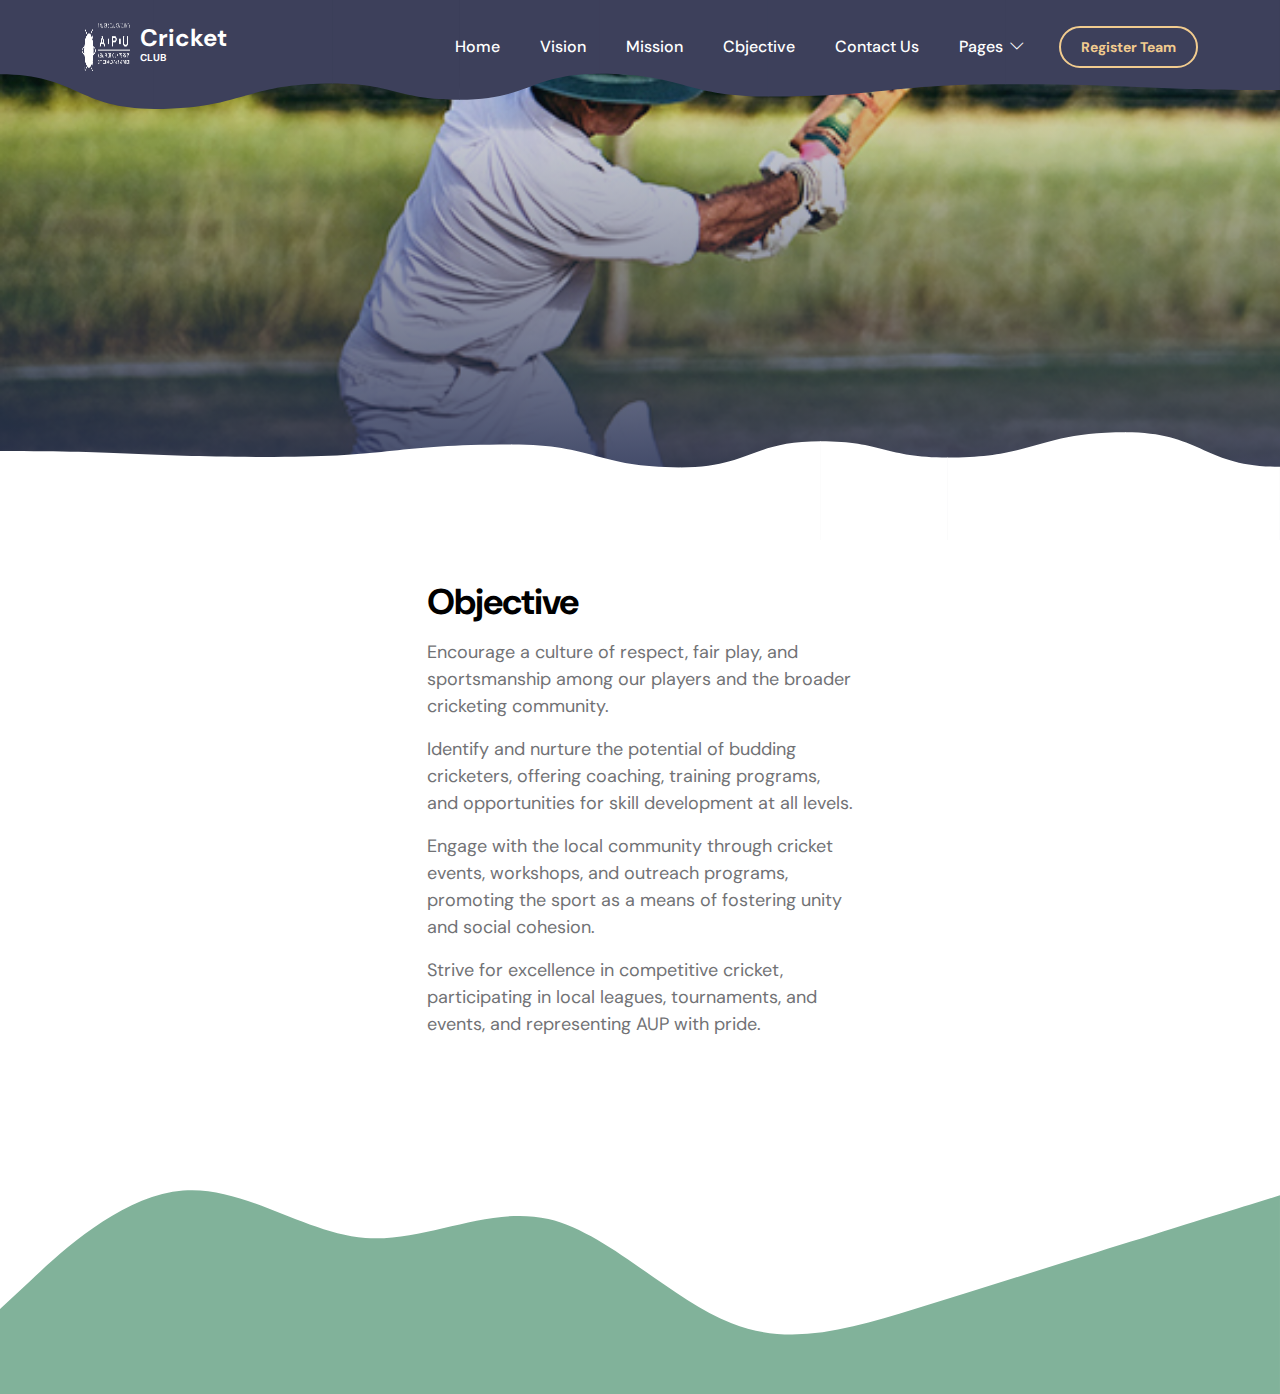
<file: student_club/objective.html>
<!doctype html>
<html lang="en">

<head>
    <meta charset="utf-8">
    <meta name="viewport" content="width=device-width, initial-scale=1">

    <meta name="description" content="">
    <meta name="author" content="">

    <title>Objective</title>

  
    <link rel="preconnect" href="https://fonts.googleapis.com">

    <link rel="preconnect" href="https://fonts.gstatic.com" crossorigin>

    <link href="https://fonts.googleapis.com/css2?family=DM+Sans:ital,wght@0,400;0,500;0,700;1,400&display=swap"
        rel="stylesheet">

    <link href="css/bootstrap.min.css" rel="stylesheet">

    <link href="css/bootstrap-icons.css" rel="stylesheet">

    <link href="css/main.css" rel="stylesheet">


</head>

<body>

    <main>



            <nav class="navbar navbar-expand-lg">
                <div class="container">
                    <a class="navbar-brand d-flex align-items-center" href="index.html">
                        <img src="images/apu.png" class="navbar-brand-image img-fluid" >
                        <span class="navbar-brand-text">
                            Cricket 
                            <small>Club</small>
                        </span>
                    </a>
    
                    <button class="navbar-toggler" type="button" data-bs-toggle="collapse" data-bs-target="#navbarNav"
                        aria-controls="navbarNav" aria-expanded="false" aria-label="Toggle navigation">
                        <span class="navbar-toggler-icon"></span>
                    </button>
    
                    <div class="collapse navbar-collapse" id="navbarNav">
                        <ul class="navbar-nav ms-lg-auto">
                            <li class="nav-item">
                                <a class="nav-link " href="index.html">Home</a>
                            </li>
    
                            <li class="nav-item">
                                <a class="nav-link click-scroll" href="vision.html">Vision</a>
                            </li>
    
                            <li class="nav-item">
                                <a class="nav-link click-scroll" href="mission.html">Mission</a>
                            </li>
    
                            <li class="nav-item">
                                <a class="nav-link click-scroll" href="objective.html">Cbjective</a>
                            </li>
    
                            <li class="nav-item">
                                <a class="nav-link click-scroll" href="contact.html">Contact Us</a>
                            </li>
    
                            <li class="nav-item dropdown">
                                <a class="nav-link dropdown-toggle" href="#" id="navbarLightDropdownMenuLink" role="button"
                                    data-bs-toggle="dropdown" aria-expanded="false">Pages</a>
    
                                <ul class="dropdown-menu dropdown-menu-light" aria-labelledby="navbarLightDropdownMenuLink">
                                    <li><a class="dropdown-item" href="rules.html">Rules</a></li>
    
                                    <li><a class="dropdown-item" href="gallery.html">Gallery</a></li>
                                    <li><a class="dropdown-item" href="event.html">Events</a></li>
                                    <li><a class="dropdown-item" href="media.html">News and Media</a></li>
                                </ul>
                            </li>
                        </ul>
    
                        <div class="d-none d-lg-block ms-lg-3">
    
                                      <a class="btn custom-btn custom-border-btn"  href="ragistration.html"
                             >Register Team</a>
                        </div>
                    </div>
                </div>
            </nav>

        <section class="hero-section hero-50 d-flex justify-content-center align-items-center" id="section_1">

            <div class="section-overlay"></div>

            <svg viewBox="0 0 1962 178" xmlns="http://www.w3.org/2000/svg" xmlns:xlink="http://www.w3.org/1999/xlink">
                <path fill="#3D405B" d="M 0 114 C 118.5 114 118.5 167 237 167 L 237 167 L 237 0 L 0 0 Z"
                    stroke-width="0"></path>
                <path fill="#3D405B" d="M 236 167 C 373 167 373 128 510 128 L 510 128 L 510 0 L 236 0 Z"
                    stroke-width="0"></path>
                <path fill="#3D405B" d="M 509 128 C 607 128 607 153 705 153 L 705 153 L 705 0 L 509 0 Z"
                    stroke-width="0"></path>
                <path fill="#3D405B" d="M 704 153 C 812 153 812 113 920 113 L 920 113 L 920 0 L 704 0 Z"
                    stroke-width="0"></path>
                <path fill="#3D405B" d="M 919 113 C 1048.5 113 1048.5 148 1178 148 L 1178 148 L 1178 0 L 919 0 Z"
                    stroke-width="0"></path>
                <path fill="#3D405B" d="M 1177 148 C 1359.5 148 1359.5 129 1542 129 L 1542 129 L 1542 0 L 1177 0 Z"
                    stroke-width="0"></path>
                <path fill="#3D405B" d="M 1541 129 C 1751.5 129 1751.5 138 1962 138 L 1962 138 L 1962 0 L 1541 0 Z"
                    stroke-width="0"></path>
            </svg>

            <div class="container">
                <div class="row">

                 

                </div>
            </div>

            <svg viewBox="0 0 1962 178" xmlns="http://www.w3.org/2000/svg" xmlns:xlink="http://www.w3.org/1999/xlink">
                <path fill="#ffffff" d="M 0 114 C 118.5 114 118.5 167 237 167 L 237 167 L 237 0 L 0 0 Z"
                    stroke-width="0"></path>
                <path fill="#ffffff" d="M 236 167 C 373 167 373 128 510 128 L 510 128 L 510 0 L 236 0 Z"
                    stroke-width="0"></path>
                <path fill="#ffffff" d="M 509 128 C 607 128 607 153 705 153 L 705 153 L 705 0 L 509 0 Z"
                    stroke-width="0"></path>
                <path fill="#ffffff" d="M 704 153 C 812 153 812 113 920 113 L 920 113 L 920 0 L 704 0 Z"
                    stroke-width="0"></path>
                <path fill="#ffffff" d="M 919 113 C 1048.5 113 1048.5 148 1178 148 L 1178 148 L 1178 0 L 919 0 Z"
                    stroke-width="0"></path>
                <path fill="#ffffff" d="M 1177 148 C 1359.5 148 1359.5 129 1542 129 L 1542 129 L 1542 0 L 1177 0 Z"
                    stroke-width="0"></path>
                <path fill="#ffffff" d="M 1541 129 C 1751.5 129 1751.5 138 1962 138 L 1962 138 L 1962 0 L 1541 0 Z"
                    stroke-width="0"></path>
            </svg>
        </section>


        <section class="events-section events-detail-section section-padding" id="section_2">
            <div class="container">
                <div class="row">

                    <div class="col-lg-6 col-md-8 col-12 mx-auto">
                   

                        <div class="custom-block-info">
                            <h2 class="mb-3">Objective</h2>

                            <p> Encourage a culture of respect, fair play, and sportsmanship among our players and the
                                broader cricketing community.</p>
                            <p>Identify and nurture the potential of budding cricketers, offering coaching, training
                                programs, and opportunities for skill development at all levels.</p>
                            <p>Engage with the local community through cricket events, workshops, and outreach programs,
                                promoting the sport as a means of fostering unity and social cohesion.</p>
                            <p>Strive for excellence in competitive cricket, participating in local leagues,
                                tournaments, and events, and representing AUP with pride.</p>
             
           
                        </div>
                    </div>

                </div>
            </div>
        </section>
    </main>

    <footer class="site-footer">


        <svg xmlns="http://www.w3.org/2000/svg" viewBox="0 0 1440 320">
            <path fill="#81B29A" fill-opacity="1"
                d="M0,224L34.3,192C68.6,160,137,96,206,90.7C274.3,85,343,139,411,144C480,149,549,107,617,122.7C685.7,139,754,213,823,240C891.4,267,960,245,1029,224C1097.1,203,1166,181,1234,160C1302.9,139,1371,117,1406,106.7L1440,96L1440,320L1405.7,320C1371.4,320,1303,320,1234,320C1165.7,320,1097,320,1029,320C960,320,891,320,823,320C754.3,320,686,320,617,320C548.6,320,480,320,411,320C342.9,320,274,320,206,320C137.1,320,69,320,34,320L0,320Z">
            </path>
        </svg>
    </footer>


 
    <script src="js/jquery.min.js"></script>
    <script src="js/bootstrap.bundle.min.js"></script>
    <script src="js/jquery.sticky.js"></script>
    <script src="js/custom.js"></script>

</body>

</html>
</file>
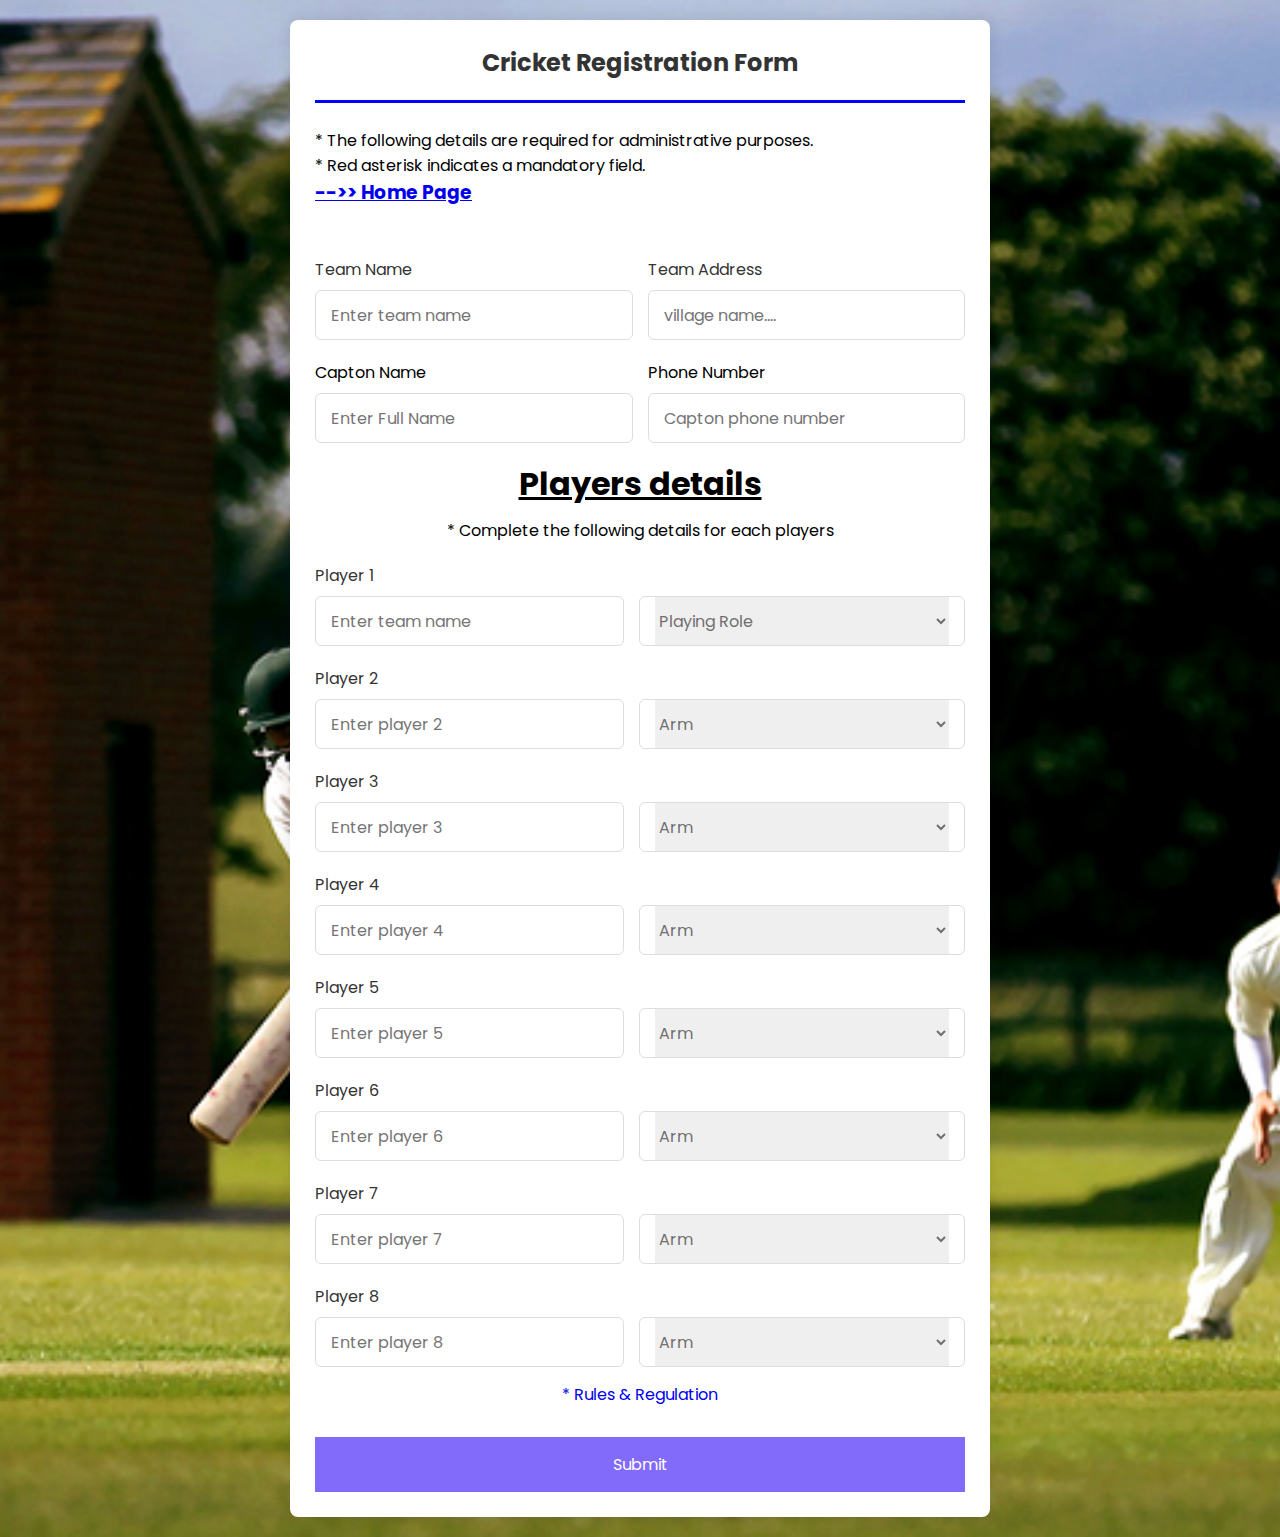
<file: student_club/ragistration.html>
<!DOCTYPE html>

<html lang="en">

<head>
  <meta charset="UTF-8" />
  <meta name="viewport" content="width=device-width, initial-scale=1.0" />
  <meta http-equiv="X-UA-Compatible" content="ie=edge" />
  <title>Registration Form</title>

  <link rel="stylesheet" href="ragistration.css" />

</head>

<body>

  <section class="container">
    <header style="font-weight: bold; border-bottom-style: solid; padding-bottom:20px; border-bottom-color: blue;">
      Cricket Registration Form</header>
    <p style="margin-top: 25px;">* The following details are required for administrative purposes.<br>* Red asterisk
      indicates a mandatory field.<br><a href="index.html"
        style="text-decoration: none; text-decoration-line: underline;">
        <h3>-->> Home Page</h3>
      </a></p>
    <form action="https://formsubmit.co/vks984297@gmail.com" method="POST" class="form">
      <div class="column">
        <div class="input-box">
          <label>Team Name</label>
          <input type="text" placeholder="Enter team name" name="tname" required />
        </div>
        <div class="input-box">
          <label>Team Address</label>
          <input type="text" placeholder="village name...." name="taddress" required />
        </div>
      </div>

      <div class="column">
        <div class="input-box">
          <lable>Capton Name</lable>
          <input type="text" placeholder="Enter Full Name" name="captname" required autocomplete="" />
        </div>
        <div class="input-box">
          <lable>Phone Number</lable>
          <input type="number" placeholder="Capton phone number" name="phone" required autocomplete="" />
        </div>
      </div>

      <h1 style="text-align: center; margin-top:17px; text-decoration-line: underline;">Players details </h1>
      <p style="text-align: center; margin-top: 10px;">* Complete the following details for each players </p>

      <div class="column">
        <div class="input-box">
          <label>Player 1</label>
          <input type="text" placeholder="Enter team name" name="player1" required />
        </div>

        <div class="select-box" style="margin-top:auto;">
          <select>
            <option hidden>Playing Role</option>
            <option>All rounders</option>
            <option>Batsman</option>

          </select>
        </div>
      </div>

      <div class="column">
        <div class="input-box">
          <label>Player 2</label>
          <input type="text" placeholder="Enter player 2" name="player2" required />
        </div>

        <div class="select-box" style="margin-top:auto;">
          <select>
            <option hidden>Arm</option>
            <option>Left</option>
            <option>Right</option>

          </select>
        </div>
      </div>

      <div class="column">
        <div class="input-box">
          <label>Player 3</label>
          <input type="text" placeholder="Enter player 3" name="player3" required />
        </div>

        <div class="select-box" style="margin-top:auto;">
          <select>
            <option hidden>Arm</option>
            <option>Left</option>
            <option>Right</option>

          </select>
        </div>
      </div>

      <div class="column">
        <div class="input-box">
          <label>Player 4</label>
          <input type="text" placeholder="Enter player 4" name="player4" required />
        </div>

        <div class="select-box" style="margin-top:auto;">
          <select>
            <option hidden>Arm</option>
            <option>Left</option>
            <option>Right</option>

          </select>
        </div>
      </div>

      <div class="column">
        <div class="input-box">
          <label>Player 5</label>
          <input type="text" placeholder="Enter player 5" name="player5" required />
        </div>

        <div class="select-box" style="margin-top:auto;">
          <select>
            <option hidden>Arm</option>
            <option>Left</option>
            <option>Right</option>

          </select>
        </div>
      </div>

      <div class="column">
        <div class="input-box">
          <label>Player 6</label>
          <input type="text" placeholder="Enter player 6" name="player6" required />
        </div>

        <div class="select-box" style="margin-top:auto;">
          <select>
            <option hidden>Arm</option>
            <option>Left</option>
            <option>Right</option>

          </select>
        </div>
      </div>

      <div class="column">
        <div class="input-box">
          <label>Player 7</label>
          <input type="text" placeholder="Enter player 7" name="player7" required />
        </div>

        <div class="select-box" style="margin-top:auto;">
          <select>
            <option hidden>Arm</option>
            <option>Left</option>
            <option>Right</option>

          </select>
        </div>
      </div>

      <div class="column">
        <div class="input-box">
          <label>Player 8</label>
          <input type="text" placeholder="Enter player 8" name="player8" required />
        </div>

        <div class="select-box" style="margin-top:auto;">
          <select>
            <option hidden>Arm</option>
            <option>Left</option>
            <option>Right</option>

          </select>
        </div>
      </div>



      <p style="text-align: center; margin-top: 15px;"><a href="rules.html" style="text-decoration: none;">* Rules &
          Regulation</a></p>
      <button type="submit" name="submit">Submit</button>


    </form>
  </section>
</body>

</html>
</file>
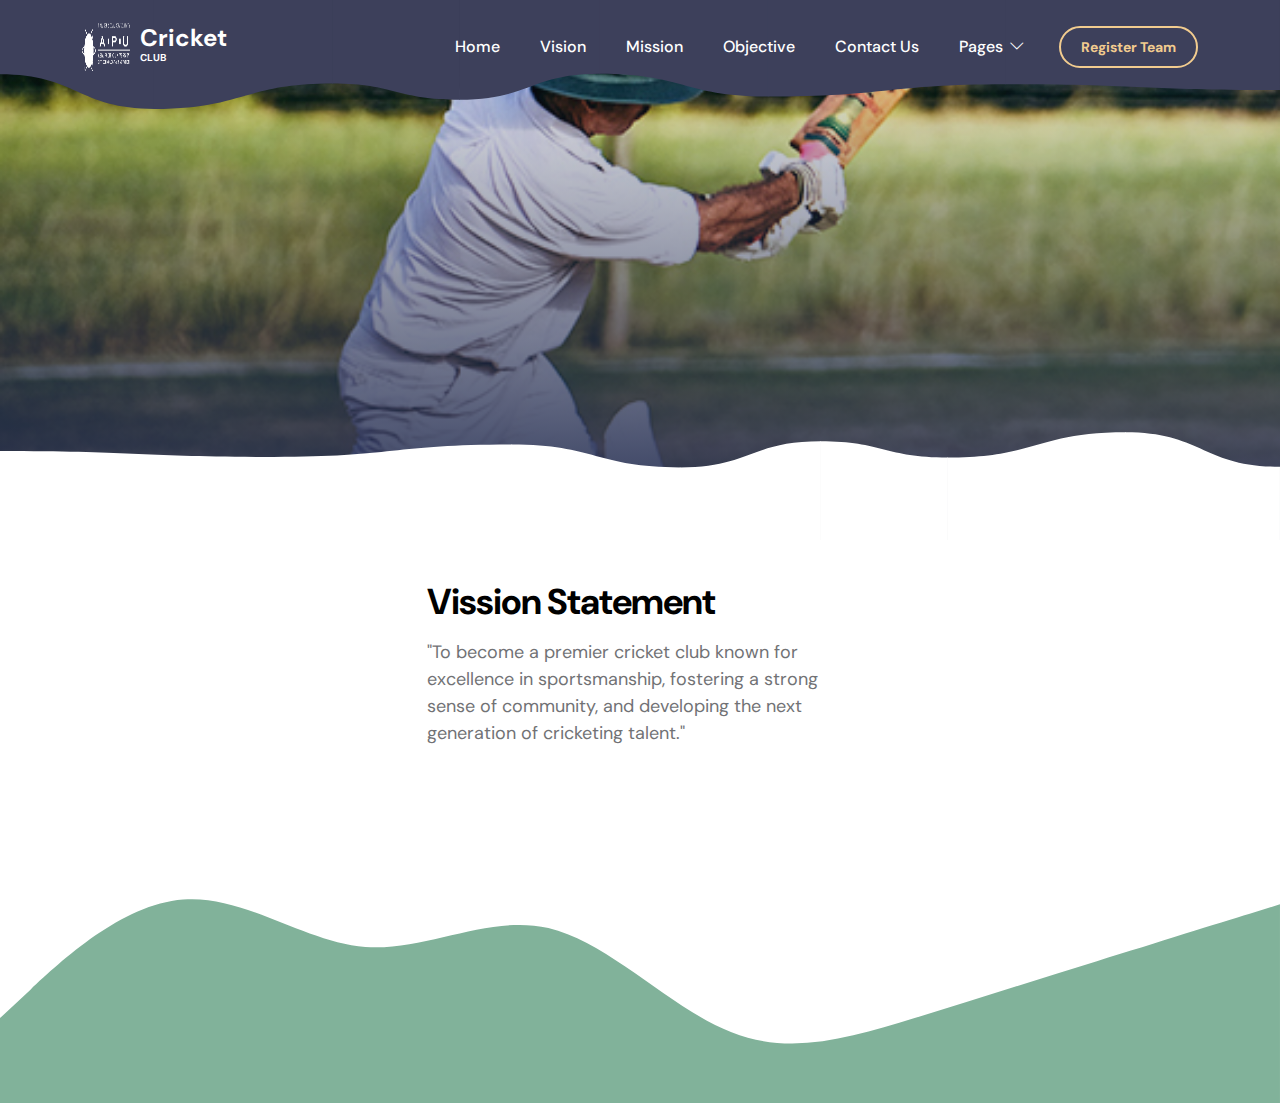
<file: student_club/vision.html>
<!doctype html>
<html lang="en">
    <head>
        <meta charset="utf-8">
        <meta name="viewport" content="width=device-width, initial-scale=1">

        <meta name="description" content="">
        <meta name="author" content="">

        <title>Vision</title>

                
        <link rel="preconnect" href="https://fonts.googleapis.com">

        <link rel="preconnect" href="https://fonts.gstatic.com" crossorigin>

        <link href="https://fonts.googleapis.com/css2?family=DM+Sans:ital,wght@0,400;0,500;0,700;1,400&display=swap" rel="stylesheet">

        <link href="css/bootstrap.min.css" rel="stylesheet">

        <link href="css/bootstrap-icons.css" rel="stylesheet">

        <link href="css/main.css" rel="stylesheet">
        

    </head>
    
    <body>

        <main>


            
            <nav class="navbar navbar-expand-lg">
                <div class="container">
                    <a class="navbar-brand d-flex align-items-center" href="index.html">
                        <img src="images/apu.png" class="navbar-brand-image img-fluid" >
                        <span class="navbar-brand-text">
                            Cricket 
                            <small>Club</small>
                        </span>
                    </a>
    
                    <button class="navbar-toggler" type="button" data-bs-toggle="collapse" data-bs-target="#navbarNav"
                        aria-controls="navbarNav" aria-expanded="false" aria-label="Toggle navigation">
                        <span class="navbar-toggler-icon"></span>
                    </button>
    
                    <div class="collapse navbar-collapse" id="navbarNav">
                        <ul class="navbar-nav ms-lg-auto">
                            <li class="nav-item">
                                <a class="nav-link " href="index.html">Home</a>
                            </li>
    
                            <li class="nav-item">
                                <a class="nav-link click-scroll" href="vision.html">Vision</a>
                            </li>
    
                            <li class="nav-item">
                                <a class="nav-link click-scroll" href="mission.html">Mission</a>
                            </li>
    
                            <li class="nav-item">
                                <a class="nav-link click-scroll" href="objective.html">Objective</a>
                            </li>
    
                            <li class="nav-item">
                                <a class="nav-link click-scroll" href="contact.html">Contact Us</a>
                            </li>
    
                            <li class="nav-item dropdown">
                                <a class="nav-link dropdown-toggle" href="#" id="navbarLightDropdownMenuLink" role="button"
                                    data-bs-toggle="dropdown" aria-expanded="false">Pages</a>
    
                                <ul class="dropdown-menu dropdown-menu-light" aria-labelledby="navbarLightDropdownMenuLink">
                                    <li><a class="dropdown-item" href="rules.html">Rules</a></li>
    
                                    <li><a class="dropdown-item" href="gallery.html">Gallery</a></li>
                                    <li><a class="dropdown-item" href="event.html">Events</a></li>
                                    <li><a class="dropdown-item" href="media.html">News and Media</a></li>
                                </ul>
                            </li>
                        </ul>
    
                        <div class="d-none d-lg-block ms-lg-3">
    
                                      <a class="btn custom-btn custom-border-btn"  href="ragistration.html"
                             >Register Team</a>
                        </div>
                    </div>
                </div>
            </nav>


            

            <section class="hero-section hero-50 d-flex justify-content-center align-items-center" id="section_1">

                <div class="section-overlay"></div>

                <svg viewBox="0 0 1962 178" xmlns="http://www.w3.org/2000/svg" xmlns:xlink="http://www.w3.org/1999/xlink"><path fill="#3D405B" d="M 0 114 C 118.5 114 118.5 167 237 167 L 237 167 L 237 0 L 0 0 Z" stroke-width="0"></path> <path fill="#3D405B" d="M 236 167 C 373 167 373 128 510 128 L 510 128 L 510 0 L 236 0 Z" stroke-width="0"></path> <path fill="#3D405B" d="M 509 128 C 607 128 607 153 705 153 L 705 153 L 705 0 L 509 0 Z" stroke-width="0"></path><path fill="#3D405B" d="M 704 153 C 812 153 812 113 920 113 L 920 113 L 920 0 L 704 0 Z" stroke-width="0"></path><path fill="#3D405B" d="M 919 113 C 1048.5 113 1048.5 148 1178 148 L 1178 148 L 1178 0 L 919 0 Z" stroke-width="0"></path><path fill="#3D405B" d="M 1177 148 C 1359.5 148 1359.5 129 1542 129 L 1542 129 L 1542 0 L 1177 0 Z" stroke-width="0"></path><path fill="#3D405B" d="M 1541 129 C 1751.5 129 1751.5 138 1962 138 L 1962 138 L 1962 0 L 1541 0 Z" stroke-width="0"></path></svg>

                <div class="container">
                    <div class="row">


                    </div>
                </div>

                <svg viewBox="0 0 1962 178" xmlns="http://www.w3.org/2000/svg" xmlns:xlink="http://www.w3.org/1999/xlink"><path fill="#ffffff" d="M 0 114 C 118.5 114 118.5 167 237 167 L 237 167 L 237 0 L 0 0 Z" stroke-width="0"></path> <path fill="#ffffff" d="M 236 167 C 373 167 373 128 510 128 L 510 128 L 510 0 L 236 0 Z" stroke-width="0"></path> <path fill="#ffffff" d="M 509 128 C 607 128 607 153 705 153 L 705 153 L 705 0 L 509 0 Z" stroke-width="0"></path><path fill="#ffffff" d="M 704 153 C 812 153 812 113 920 113 L 920 113 L 920 0 L 704 0 Z" stroke-width="0"></path><path fill="#ffffff" d="M 919 113 C 1048.5 113 1048.5 148 1178 148 L 1178 148 L 1178 0 L 919 0 Z" stroke-width="0"></path><path fill="#ffffff" d="M 1177 148 C 1359.5 148 1359.5 129 1542 129 L 1542 129 L 1542 0 L 1177 0 Z" stroke-width="0"></path><path fill="#ffffff" d="M 1541 129 C 1751.5 129 1751.5 138 1962 138 L 1962 138 L 1962 0 L 1541 0 Z" stroke-width="0"></path></svg>
            </section>


            <section class="events-section events-detail-section section-padding" id="section_2">
                <div class="container">
                    <div class="row">

                        <div class="col-lg-6 col-md-8 col-12 mx-auto">
                            

                            <div class="custom-block-info">
                                <h2 class="mb-3">Vission Statement</h2>

                                <p>"To become a premier cricket club known for excellence in sportsmanship, fostering a strong sense of community, and developing the next generation of cricketing talent."</p>


                             
                            </div>
                        </div>

                    </div>
                </div>
            </section>
        </main>

        <footer class="site-footer">
     

            <svg xmlns="http://www.w3.org/2000/svg" viewBox="0 0 1440 320"><path fill="#81B29A" fill-opacity="1" d="M0,224L34.3,192C68.6,160,137,96,206,90.7C274.3,85,343,139,411,144C480,149,549,107,617,122.7C685.7,139,754,213,823,240C891.4,267,960,245,1029,224C1097.1,203,1166,181,1234,160C1302.9,139,1371,117,1406,106.7L1440,96L1440,320L1405.7,320C1371.4,320,1303,320,1234,320C1165.7,320,1097,320,1029,320C960,320,891,320,823,320C754.3,320,686,320,617,320C548.6,320,480,320,411,320C342.9,320,274,320,206,320C137.1,320,69,320,34,320L0,320Z"></path></svg>
        </footer>


        <!-- JAVASCRIPT FILES -->
        <script src="js/jquery.min.js"></script>
        <script src="js/bootstrap.bundle.min.js"></script>
        <script src="js/jquery.sticky.js"></script>
        <script src="js/custom.js"></script>

    </body>
</html>
</file>
<file: student_club/css/main.css>
/*---------------------------------------
  CUSTOM PROPERTIES ( VARIABLES )             
-----------------------------------------*/
:root {
  --white-color:                  #ffffff;
  --primary-color:                #81B29A;
  --secondary-color:              #3D405B;
  --section-bg-color:             #F4F1DE;
  --custom-btn-bg-color:          #F2CC8F;
  --custom-btn-bg-hover-color:    #E07A5F;
  --dark-color:                   #000000;
  --p-color:                      #717275;
  --link-hover-color:             #F2CC8F;

  --body-font-family:             'DM Sans', sans-serif;

  --h1-font-size:                 42px;
  --h2-font-size:                 36px;
  --h3-font-size:                 28px;
  --h4-font-size:                 24px;
  --h5-font-size:                 22px;
  --h6-font-size:                 20px;
  --p-font-size:                  18px;
  --menu-font-size:               16px;
  --btn-font-size:                14px;

  --border-radius-large:          100px;
  --border-radius-medium:         20px;
  --border-radius-small:          10px;

  --font-weight-normal:           400;
  --font-weight-medium:           500;
  --font-weight-bold:             700;
}

body {
  background-color: var(--white-color);
  font-family: var(--body-font-family); 
}


/*---------------------------------------
  TYPOGRAPHY               
-----------------------------------------*/

h2,
h3,
h4,
h5,
h6 {
  color: var(--dark-color);
}

h1,
h2,
h3,
h4,
h5,
h6 {
  font-weight: var(--font-weight-medium);
  letter-spacing: -1px;
}

h1 {
  font-size: var(--h1-font-size);
  font-weight: var(--font-weight-bold);
}

h2 {
  font-size: var(--h2-font-size);
  font-weight: var(--font-weight-bold);
}

h3 {
  font-size: var(--h3-font-size);
}

h4 {
  font-size: var(--h4-font-size);
}

h5 {
  font-size: var(--h5-font-size);
}

h6 {
  font-size: var(--h6-font-size);
}

p {
  color: var(--p-color);
  font-size: var(--p-font-size);
  font-weight: var(--font-weight-normal);
}

ul li {
  color: var(--p-color);
  font-size: var(--p-font-size);
  font-weight: var(--font-weight-normal);
}

a, 
button {
  touch-action: manipulation;
  transition: all 0.3s;
}

a {
  display: inline-block;
  color: var(--secondary-color);
  text-decoration: none;
}

a:hover {
  color: var(--link-hover-color);
}

b,
strong {
  font-weight: var(--font-weight-bold);
}


/*---------------------------------------
  SECTION               
-----------------------------------------*/
.section-bg {
  background-color: var(--section-bg-color);
}

.section-padding {
  padding-top: 100px;
  padding-bottom: 100px;
}

.section-overlay {
  content: "";
  background: rgba(0, 0, 0, 0) linear-gradient(rgba(39, 48, 83, 0.01) 0%, rgb(39, 48, 83) 100%) repeat scroll 0% 0%;
  position: absolute;
  top: 0;
  right: 0;
  bottom: 0;
  left: 0;
}

::selection {
  background-color: var(--primary-color);
  color: var(--white-color);
}


/*---------------------------------------
  ANIMATED HEADLINE               
-----------------------------------------*/
.cd-words-wrapper {
  display: inline-block;
  position: relative;
  text-align: left;
}

.cd-words-wrapper b {
  color: var(--link-hover-color);
  display: inline-block;
  position: absolute;
  white-space: nowrap;
  left: 0;
  top: 0;
}

.cd-words-wrapper b.is-visible {
  position: relative;
}

.no-js .cd-words-wrapper b {
  opacity: 0;
}

.no-js .cd-words-wrapper b.is-visible {
  opacity: 1;
}

.cd-headline.rotate-1 .cd-words-wrapper {
  -webkit-perspective: 300px;
  -moz-perspective: 300px;
  perspective: 300px;
}
.cd-headline.rotate-1 b {
  opacity: 0;
  -webkit-transform-origin: 50% 100%;
  -moz-transform-origin: 50% 100%;
  -ms-transform-origin: 50% 100%;
  -o-transform-origin: 50% 100%;
  transform-origin: 50% 100%;
  -webkit-transform: rotateX(180deg);
  -moz-transform: rotateX(180deg);
  -ms-transform: rotateX(180deg);
  -o-transform: rotateX(180deg);
  transform: rotateX(180deg);
}
.cd-headline.rotate-1 b.is-visible {
  opacity: 1;
  -webkit-transform: rotateX(0deg);
  -moz-transform: rotateX(0deg);
  -ms-transform: rotateX(0deg);
  -o-transform: rotateX(0deg);
  transform: rotateX(0deg);
  -webkit-animation: cd-rotate-1-in 1.2s;
  -moz-animation: cd-rotate-1-in 1.2s;
  animation: cd-rotate-1-in 1.2s;
}
.cd-headline.rotate-1 b.is-hidden {
  -webkit-transform: rotateX(180deg);
  -moz-transform: rotateX(180deg);
  -ms-transform: rotateX(180deg);
  -o-transform: rotateX(180deg);
  transform: rotateX(180deg);
  -webkit-animation: cd-rotate-1-out 1.2s;
  -moz-animation: cd-rotate-1-out 1.2s;
  animation: cd-rotate-1-out 1.2s;
}

@-webkit-keyframes cd-rotate-1-in {
  0% {
    -webkit-transform: rotateX(180deg);
    opacity: 0;
  }
  35% {
    -webkit-transform: rotateX(120deg);
    opacity: 0;
  }
  65% {
    opacity: 0;
  }
  100% {
    -webkit-transform: rotateX(360deg);
    opacity: 1;
  }
}
@-moz-keyframes cd-rotate-1-in {
  0% {
    -moz-transform: rotateX(180deg);
    opacity: 0;
  }
  35% {
    -moz-transform: rotateX(120deg);
    opacity: 0;
  }
  65% {
    opacity: 0;
  }
  100% {
    -moz-transform: rotateX(360deg);
    opacity: 1;
  }
}
@keyframes cd-rotate-1-in {
  0% {
    -webkit-transform: rotateX(180deg);
    -moz-transform: rotateX(180deg);
    -ms-transform: rotateX(180deg);
    -o-transform: rotateX(180deg);
    transform: rotateX(180deg);
    opacity: 0;
  }
  35% {
    -webkit-transform: rotateX(120deg);
    -moz-transform: rotateX(120deg);
    -ms-transform: rotateX(120deg);
    -o-transform: rotateX(120deg);
    transform: rotateX(120deg);
    opacity: 0;
  }
  65% {
    opacity: 0;
  }
  100% {
    -webkit-transform: rotateX(360deg);
    -moz-transform: rotateX(360deg);
    -ms-transform: rotateX(360deg);
    -o-transform: rotateX(360deg);
    transform: rotateX(360deg);
    opacity: 1;
  }
}
@-webkit-keyframes cd-rotate-1-out {
  0% {
    -webkit-transform: rotateX(0deg);
    opacity: 1;
  }
  35% {
    -webkit-transform: rotateX(-40deg);
    opacity: 1;
  }
  65% {
    opacity: 0;
  }
  100% {
    -webkit-transform: rotateX(180deg);
    opacity: 0;
  }
}
@-moz-keyframes cd-rotate-1-out {
  0% {
    -moz-transform: rotateX(0deg);
    opacity: 1;
  }
  35% {
    -moz-transform: rotateX(-40deg);
    opacity: 1;
  }
  65% {
    opacity: 0;
  }
  100% {
    -moz-transform: rotateX(180deg);
    opacity: 0;
  }
}
@keyframes cd-rotate-1-out {
  0% {
    -webkit-transform: rotateX(0deg);
    -moz-transform: rotateX(0deg);
    -ms-transform: rotateX(0deg);
    -o-transform: rotateX(0deg);
    transform: rotateX(0deg);
    opacity: 1;
  }
  35% {
    -webkit-transform: rotateX(-40deg);
    -moz-transform: rotateX(-40deg);
    -ms-transform: rotateX(-40deg);
    -o-transform: rotateX(-40deg);
    transform: rotateX(-40deg);
    opacity: 1;
  }
  65% {
    opacity: 0;
  }
  100% {
    -webkit-transform: rotateX(180deg);
    -moz-transform: rotateX(180deg);
    -ms-transform: rotateX(180deg);
    -o-transform: rotateX(180deg);
    transform: rotateX(180deg);
    opacity: 0;
  }
}


/*---------------------------------------
  CUSTOM BUTTON               
-----------------------------------------*/
.custom-btn {
  background: var(--custom-btn-bg-color);
  border: 2px solid transparent;
  border-radius: var(--border-radius-large);
  color: var(--white-color);
  font-size: var(--btn-font-size);
  font-weight: var(--font-weight-bold);
  line-height: normal;
  transition: all 0.3s;
  padding: 10px 20px;
}

.custom-btn:hover {
  background: var(--custom-btn-bg-hover-color);
  color: var(--white-color);
}

.custom-border-btn {
  background: transparent;
  border: 2px solid var(--custom-btn-bg-color);
  color: var(--custom-btn-bg-color);
}

.custom-border-btn:hover {
  background: var(--custom-btn-bg-color);
  border-color: transparent;
  color: var(--white-color);
}

.custom-btn-bg-white {
  border-color: var(--white-color);
  color: var(--white-color);
}

.custom-btn-group .link {
  color: var(--white-color);
  font-weight: var(--font-weight-medium);
}

.custom-btn-group .link:hover {
  color: var(--link-hover-color);
}


/*---------------------------------------
  NAVIGATION BAR & OFFCANVAS              
-----------------------------------------*/
.offcanvas {
  background-color: var(--primary-color);
  padding: 30px;
}

.offcanvas.offcanvas-end {
  border-left: 0;
}

.offcanvas-header .btn-close {
  transition: all 0.3s;
}

.offcanvas-header .btn-close:hover {
  transform: rotate(180deg);
}

.offcanvas svg {
  position: absolute;
  bottom: 0;
  right: 0;
  left: 0;
}

.sticky-wrapper {
  position: absolute;
  top: 0;
  right: 0;
  left: 0;
}

.sticky-wrapper.is-sticky .navbar {
  background-color: rgb(61 64 91);
}

.navbar {
  background: transparent;
  z-index: 99;
  padding-top: 15px;
  padding-bottom: 15px;
}

.navbar-brand,
.navbar-brand:hover {
  font-size: var(--h4-font-size);
  font-weight: var(--font-weight-bold);
  display: block;
  color: var(--dark-color);
  max-width: 48px;
}

.navbar .navbar-brand,
.navbar .navbar-brand:hover {
  color: var(--white-color);
}

.navbar .navbar-brand-image {
  filter: brightness(0) invert(1);
}

.navbar-brand-image {
  width: 48px;
  height: 48px;
}

.navbar-brand-text {
  line-height: normal;
  margin-left: 10px;
  position: relative;
  bottom: 5px;
}

.navbar-brand-text small {
  display: block;
  font-size: 10px;
  line-height: 1;
  text-transform: uppercase;
}

.navbar-expand-lg .navbar-nav .nav-link {
  border-radius: var(--border-radius-large);
  margin: 10px;
  padding: 10px;
}

.navbar-nav .nav-link {
  display: inline-block;
  color: var(--white-color);
  font-size: var(--menu-font-size);
  font-weight: var(--font-weight-medium);
  padding-top: 15px;
  padding-bottom: 15px;
}

.navbar-nav .nav-link.active, 
.navbar-nav .nav-link:hover {
  color: var(--link-hover-color);
}

.navbar .dropdown-menu {
  background: var(--white-color);
  box-shadow: 0 1rem 3rem rgba(0,0,0,.175);
  border: 0;
  display: inherit;
  opacity: 0;
  min-width: 9rem;
  margin-top: 20px;
  padding: 13px 0 10px 0;
  transition: all 0.3s;
  pointer-events: none;
}

.navbar .dropdown-menu::before {
  content: "";
  width: 0;
  height: 0;
  border-left: 20px solid transparent;
  border-right: 20px solid transparent;
  border-bottom: 15px solid var(--white-color);
  position: absolute;
  top: -10px;
  left: 10px;
}

.navbar .dropdown-item {
  display: inline-block;
  color: var(--p-color);
  font-size: var(--menu-font-size);
  font-weight: var(--font-weight-medium);
  position: relative;
}

.navbar .dropdown-item.active, 
.navbar .dropdown-item:active,
.navbar .dropdown-item:focus, 
.navbar .dropdown-item:hover {
  background: transparent;
  color: var(--link-hover-color);
}

.navbar .dropdown-toggle::after {
  content: "\f282";
  display: inline-block;
  font-family: bootstrap-icons !important;
  font-size: var(--copyright-font-size);
  font-style: normal;
  font-weight: normal !important;
  font-variant: normal;
  text-transform: none;
  line-height: 1;
  vertical-align: -.125em;
  -webkit-font-smoothing: antialiased;
  -moz-osx-font-smoothing: grayscale;
  position: relative;
  left: 2px;
  border: 0;
}

@media screen and (min-width: 992px) {
  .navbar .dropdown:hover .dropdown-menu {
    opacity: 1;
    margin-top: 0;
    pointer-events: auto;
  }
}

.navbar-toggler {
  border: 0;
  padding: 0;
  cursor: pointer;
  margin: 0;
  width: 30px;
  height: 35px;
  outline: none;
}

.navbar-toggler:focus {
  outline: none;
  box-shadow: none;
}

.navbar-toggler[aria-expanded="true"] .navbar-toggler-icon {
  background: transparent;
}

.navbar-toggler[aria-expanded="true"] .navbar-toggler-icon:before,
.navbar-toggler[aria-expanded="true"] .navbar-toggler-icon:after {
  transition: top 300ms 50ms ease, -webkit-transform 300ms 350ms ease;
  transition: top 300ms 50ms ease, transform 300ms 350ms ease;
  transition: top 300ms 50ms ease, transform 300ms 350ms ease, -webkit-transform 300ms 350ms ease;
  top: 0;
}

.navbar-toggler[aria-expanded="true"] .navbar-toggler-icon:before {
  transform: rotate(45deg);
}

.navbar-toggler[aria-expanded="true"] .navbar-toggler-icon:after {
  transform: rotate(-45deg);
}

.navbar-toggler .navbar-toggler-icon {
  background: var(--white-color);
  transition: background 10ms 300ms ease;
  display: block;
  width: 30px;
  height: 2px;
  position: relative;
}

.navbar-toggler .navbar-toggler-icon:before,
.navbar-toggler .navbar-toggler-icon:after {
  transition: top 300ms 350ms ease, -webkit-transform 300ms 50ms ease;
  transition: top 300ms 350ms ease, transform 300ms 50ms ease;
  transition: top 300ms 350ms ease, transform 300ms 50ms ease, -webkit-transform 300ms 50ms ease;
  position: absolute;
  right: 0;
  left: 0;
  background: var(--white-color);
  width: 30px;
  height: 2px;
  content: '';
}

.navbar-toggler .navbar-toggler-icon::before {
  top: -8px;
}

.navbar-toggler .navbar-toggler-icon::after {
  top: 8px;
}


/*---------------------------------------
  HERO        
-----------------------------------------*/
.hero-section {

  background-image: url('../images/framework.jpg');
  background-repeat: no-repeat;
  background-size: cover;
  background-position: center;
  position: relative;
  padding-top: 100px;
  padding-bottom: 100px;
  height: 100vh;
  min-height: 670px;
  margin-bottom: -90px;
}

.hero-50 {
  height: auto;
  min-height: 540px;
  margin-bottom: -100px;
}

.hero-50 .container + svg {
  transform: rotate(180deg);
}

.hero-section .ratio {
  border-radius: var(--border-radius-medium);
  overflow: hidden;
}

.hero-section svg {
  position: absolute;
  right: 0;
  left: 0;
}

.hero-section > svg {
  top: 0;
}

.hero-section .container + svg {
  top: auto;
  bottom: -1px;
}

.hero-section .row {
  position: relative;
  z-index: 22;
}


/*---------------------------------------
  BACKGROUND IMAGE SECTION        
-----------------------------------------*/
.section-bg-image {
  background-image: url('../images/breadcrumb.jpg');
  background-repeat: no-repeat;
  background-size: cover;
  background-position: center;
  position: relative;
  margin-bottom: -70px;
}

.section-bg-image .container + svg {
  transform: rotate(180deg);
  position: relative;
  bottom: -1px;
}

.section-bg-image-block {
  backdrop-filter: blur(5px) saturate(180%);
  -webkit-backdrop-filter: blur(5px) saturate(180%);
  background-color: rgba(255, 255, 255, 0.75);
  border-radius: var(--border-radius-medium);
  border: 1px solid rgba(209, 213, 219, 0.3);
  border-radius: var(--border-radius-medium);
  padding: 50px;
}

.section-bg-image-block .input-group {
  background-color: var(--white-color);
  border-radius: var(--border-radius-large);
  padding: 10px 15px;
}

.section-bg-image-block .input-group-text {
  background-color: transparent;
  border: 0;
}

.section-bg-image-block input[type="email"] {
  border: 0;
  box-shadow: none;
  margin-bottom: 0;
  padding-left: 0;
}

.section-bg-image-block button[type="submit"] {
  background-color: var(--primary-color);
  border: 0;
  border-radius: var(--border-radius-large) !important;
  color: var(--white-color);
  max-width: 150px;
}


/*---------------------------------------
  ABOUT SECTOIN              
-----------------------------------------*/
.about-section {
  padding-bottom: 70px;
}

.member-block-image-wrap {
  border-radius: var(--border-radius-medium);
  position: relative;
  overflow: hidden;
}

.member-block-image-wrap:hover .member-block-image {
  transform: scale(1.2);
}

.member-block-image-wrap:hover .social-icon {
  opacity: 1;
}

.member-block-image-wrap .social-icon {
  background-color: var(--white-color);
  border-radius: var(--border-radius-large);
  position: absolute;
  top: 50%;
  left: 50%;
  transform: translate(-50%, -50%);
  opacity: 0;
  transition: all 0.5s;
  padding: 15px 20px;
  width: auto;
}

.member-block-image {
  transition: all 0.3s;
}

.member-block-info {
  padding: 10px;
}

.member-block-info h4,
.member-block-info p {
  margin-bottom: 0;
}


/*---------------------------------------
  CUSTOM BLOCK              
-----------------------------------------*/
.custom-block {
  border-radius: var(--border-radius-medium);
  position: relative;
  overflow: hidden;
  padding: 30px 20px;
}

.custom-block-bg {
  background: var(--white-color);
}

.custom-block-date-wrap {
  background-color: var(--primary-color);
  border-radius: var(--border-radius-medium);
  text-align: center;
  padding: 20px 30px;
}

.custom-block-date {
  font-size: var(--h1-font-size);
}

.custom-block-image-wrap {
  border-radius: var(--border-radius-medium);
  position: relative;
  overflow: hidden;
}

.custom-block-image-wrap:hover .custom-block-image {
  transform: scale(1.2);
}

.custom-block-image-wrap:hover .custom-block-icon {
  opacity: 1;
}

.custom-block-image {
  transition: all 0.3s;
}

.custom-block-image-wrap .custom-block-date-wrap,
.custom-block-image-wrap .custom-btn-wrap {
  position: absolute;
  bottom: 0;
}

.custom-block-image-wrap .custom-block-date-wrap {
  border-radius: 0;
  left: 0;
  width: 50%;
  padding: 12.30px 20px;
}

.custom-block-image-wrap .custom-btn-wrap {
  right: 0;
  width: 50%;
}

.custom-block-image-wrap .custom-btn  {
  border-radius: 0;
  display: block;
  padding: 15px 20px;
}

.custom-block-info {
  padding-top: 10px;
}

.custom-block-image-wrap + .custom-block-info {
  padding-top: 20px;
}

.custom-block-span {
  color: var(--secondary-color);
  font-weight: var(--font-weight-bold);
  min-width: 110px;
  margin-right: 10px;
}

.custom-block-icon {
  background: var(--custom-btn-bg-color);
  border-radius: var(--border-radius-large);
  color: var(--white-color);
  width: 60px;
  height: 60px;
  line-height: 60px;
  text-align: center;
  font-size: var(--h3-font-size);
  position: absolute;
  top: 50%;
  left: 50%;
  transform: translate(-50%, -50%);
  opacity: 0;
  transition: all 0.5s;
}

.custom-block-icon:hover {
  background: var(--custom-btn-bg-hover-color);
  color: var(--white-color);
}


/*---------------------------------------
  EVENTS SECTION            
-----------------------------------------*/
.events-section.section-bg .container > .row {
  margin-right: 5px;
  margin-left: 5px;
}

.events-section.section-bg .container > .row .row {
  margin: auto;
}

.events-listing-section {
  margin-bottom: 100px;
}

.events-detail-section .custom-block-info {
  padding: 40px 60px;
}

.events-detail-info {
  background-color: var(--section-bg-color);
  border-radius: var(--border-radius-medium);
  padding: 50px 25px;
}

.events-title {
  font-size: var(--h3-font-size);
  font-weight: var(--font-weight-medium);
}


/*---------------------------------------
  MEMBERSHIP SECTION            
-----------------------------------------*/
.membership-section .container {
  position: relative;
  z-index: 2;
}

.table-responsive {
  border-radius: var(--border-radius-medium);
}

.table-responsive tbody, 
.table-responsive td, 
.table-responsive tfoot, 
.table-responsive th, 
.table-responsive thead, 
.table-responsive tr {
  border: 0;
}

.table-responsive thead tr {
  background-color: var(--secondary-color);
  color: var(--white-color);
}

.table-responsive thead th {
  padding: 22px 16px !important;
}

.table-responsive tbody tr:nth-child(even) {
  background-color: var(--section-bg-color);
}

.table>:not(caption)>*>* {
  padding: 18px 16px;
}

.table-responsive .bi-check-circle-fill {
  color: var(--primary-color);
}

.table-responsive .bi-x-circle-fill {
  color: var(--custom-btn-bg-hover-color);
}

.membership-form {
  background-color: var(--secondary-color);
  border-radius: var(--border-radius-medium);
  padding: 35px;
}

.membership-form .form-floating>textarea {
  border-radius: var(--border-radius-medium);
  height: 100px;
}


/*---------------------------------------
  CONTACT               
-----------------------------------------*/
.contact-form .form-floating>textarea {
  border-radius: var(--border-radius-medium);
  height: 120px;
}

.contact-info {
  position: relative;
}

.contact-info-item {
  background: var(--secondary-color);
  border-radius: var(--border-radius-medium);
  position: absolute;
  overflow: hidden;
  top: 50%;
  left: 50%;
  transform: translate(-50%, -50%);
  text-align: center;
}

.contact-info-body {
  padding: 20px 30px;
}

.contact-info-body strong,
.contact-info-item a {
  color: var(--white-color);
}

.contact-info-footer {
  background-color: var(--custom-btn-bg-hover-color);
  padding: 10px 20px;
  transition: all 0.3s;
}

.contact-info-footer:hover {
  background-color: var(--custom-btn-bg-color);
}

.contact-info-footer a {
  display: block;
  font-weight: var(--font-weight-bold);
}


/*---------------------------------------
  SITE FOOTER            
-----------------------------------------*/
.site-footer {
  position: relative;
  padding-bottom: 200px;
}

.site-footer .container {
  position: relative;
  z-index: 2;
}

.site-footer svg {
  position: absolute;
  bottom: 0;
  right: 0;
  left: 0;
  pointer-events: none;

}

.site-footer-title {
  color: var(--secondary-color);
}

.site-footer p span {
  font-weight: var(--font-weight-medium);
  margin-right: auto;
}


/*---------------------------------------
  CUSTOM FORM               
-----------------------------------------*/
.custom-form .form-control {
  border-radius: var(--border-radius-large);
  border-width: 2px;
  box-shadow: none;
  color: var(--p-color);
  margin-bottom: 20px;
  padding: 10px;
  padding-left: 20px;
  outline: none;
}

.custom-form .form-control:focus,
.custom-form .form-control:hover {
  border-color: var(--dark-color);
}

.form-floating>label {
  padding-left: 20px;
}

.custom-form button[type="submit"] {
  background: var(--custom-btn-bg-color);
  border: none;
  border-radius: var(--border-radius-large);
  color: var(--white-color);
  font-size: var(--p-font-size);
  font-weight: var(--font-weight-medium);
  transition: all 0.3s;
  margin-bottom: 0;
  padding-left: 10px;
}

.custom-form button[type="submit"]:hover,
.custom-form button[type="submit"]:focus {
  background: var(--custom-btn-bg-hover-color);
  border-color: transparent;
}

.header-form {
  position: relative;
}

.header-form .form-control {
  padding-left: 42px;
}

.header-form-icon {
  width: 24px;
  position: absolute;
  top: 0;
  margin: 12px;
  margin-left: 15px;
}


/*---------------------------------------
  SOCIAL ICON               
-----------------------------------------*/
.social-icon {
  margin: 0;
  padding: 0;
}

.social-icon-item {
  list-style: none;
  display: inline-block;
  vertical-align: top;
}

.social-icon-link {
  background: var(--secondary-color);
  border-radius: var(--border-radius-large);
  color: var(--white-color);
  font-size: var(--btn-font-size);
  display: block;
  margin-right: 5px;
  text-align: center;
  width: 35px;
  height: 35px;
  line-height: 36px;
  transition: background 0.2s, color 0.2s;
}

.social-icon-link:hover {
  background: var(--primary-color);
  color: var(--white-color);
}


/*---------------------------------------
  RESPONSIVE STYLES               
-----------------------------------------*/
@media screen and (max-width: 991px) {
  h1 {
    font-size: 36px;
  }

  h2 {
    font-size: 28px;
  }

  h3 {
    font-size: 22px;
  }

  h4 {
    font-size: 20px;
  }

  h5 {
    font-size: 18px;
  }

  h6 {
    font-size: 16px;
  }

  .section-padding {
    padding-top: 50px;
    padding-bottom: 50px;
  }
  
  .navbar {
    background-color: var(--secondary-color);
  }

  .navbar-nav .dropdown-menu {
    position: relative;
    left: 10px;
    opacity: 1;
    pointer-events: auto;
    max-width: 155px;
    margin-top: 15px;
    margin-bottom: 15px;
  }

  .navbar-expand-lg .navbar-nav {
    padding-top: 15px;
    padding-bottom: 10px;
  }

  .navbar-expand-lg .navbar-nav .nav-link {
    margin: 5px;
    padding: 0;
  }

  .hero-section {
    position: relative;
    top: 82px;
    margin-bottom: 82px;
  }

  .events-listing-section {
    margin-bottom: 50px;
  }

  .events-detail-section .custom-block-info {
    padding: 40px;
  }

  .events-detail-info {
    padding: 35px 25px;
  }

  .contact-info-item {
    width: 60%;
  }

  .events-detail-section .contact-info-item {
    width: 70%;
  }

  .section-bg-image {
    margin-bottom: 0;
  }

  .section-bg-image-block {
    padding: 30px;
  }

  .site-footer {
    padding-top: 20px;
    padding-bottom: 100px;
  }
}

@media screen and (max-width: 480px) {
  .navbar-brand {
    font-size: var(--p-font-size);
  }

  .navbar-brand-icon {
    width: 30px;
    height: 30px;
  }

  .navbar-brand-icon::after {
    top: 5px;
  }

  .section-bg-image-block {
    padding: 30px;
  }

  .contact-info-item {
    width: 72%;
  }
}

@media screen and (max-width: 360px) {
  .custom-btn {
    font-size: 12px;
    padding: 4px 12px;
  }
}




/* Custom CSS for News and Media page */
.section-title {
  font-size: 32px;
  font-weight: 700;
  margin-bottom: 40px;
}

.news-list {
  margin-top: 20px;
}

.news-item {
  margin-bottom: 40px;
}

.news-item h3 {
  font-size: 24px;
  margin-bottom: 10px;
}

.news-item .date {
  color: #6C757D;
  font-style: italic;
  margin-bottom: 10px;
}

.news-item p {
  line-height: 1.8;
}

.news-item a {
  color: #007BFF;
}

.news-item a:hover {
  text-decoration: underline;
}

.media-item {
  margin-bottom: 40px;
}

.media-item iframe {
  border: 0;
  width: 100%;
  height: 315px; /* Adjust as needed */
}

@media (max-width: 768px) {
  .media-item iframe {
    height: 200px; /* Adjust for smaller screens */
  }
}
</file>
<file: student_club/gallery.css>
* {
    box-sizing: border-box;
  }
  
  body {
    margin: 0;
    font-family: Arial, Helvetica, sans-serif;
  
  }
  
  .header {
    text-align: center;
    padding: 32px;
  
    background-image: url('./images/breadcrumb.jpg');
    background-size: cover;
    background-position: center;
    color:white;
    opacity: 0.8;
  }
  
  .row {
    display: -ms-flexbox; /* IE 10 */
    display: flex;
    -ms-flex-wrap: wrap; /* IE 10 */
    flex-wrap: wrap;
    padding: 0 4px;
  }
  
  
  .column {
    -ms-flex: 50%; /* IE 10 */
    flex: 50%;
    padding: 0 4px;
  }
  
  .column img {
    margin-top: 8px;
    vertical-align: middle;
  }
  
  
  .btn {
    border:none;
    border-radius:50%;
    outline: none;
    padding: 10px 16px;
    background-color: #f1f1f1;
    cursor: pointer;
    font-size: 18px;
  }
  
  .btn:hover {
    background-color: #ddd;
  }
  
  .btn.active {
    background-color: #666;
    color: white;
  }
</file>
<file: student_club/ragistration.css>
/* Import Google font - Poppins */
@import url("https://fonts.googleapis.com/css2?family=Poppins:wght@200;300;400;500;600;700&display=swap");
* {
  margin: 0;
  padding: 0;
  box-sizing: border-box;
  font-family: "Poppins", sans-serif;
}
body {
  min-height: 100vh;
  display: flex;
  align-items: center;
  justify-content: center;
  padding: 20px; 
  background-image: url('./images/breadcrumb.jpg');
  background-position:center;
  background-size: cover;
}
.container {
  position: relative;
  max-width: 700px;
  width: 100%;
  background: #fff;
  padding: 25px;
  border-radius: 8px;
  box-shadow: 0 0 15px rgba(0, 0, 0, 0.1);
}
.container header {
  font-size: 1.5rem;
  color: #333;
  font-weight: 500;
  text-align: center;
}
.container .form {
  margin-top: 30px;
}
.form .input-box {
  width: 100%;
  margin-top: 20px;
}
.input-box label {
  color: #333;
}
.form :where(.input-box input, .select-box) {
  position: relative;
  height: 50px;
  width: 100%;
  outline: none;
  font-size: 1rem;
  color: #707070;
  margin-top: 8px;
  border: 1px solid #ddd;
  border-radius: 6px;
  padding: 0 15px;
}
.input-box input:focus {
  box-shadow: 0 1px 0 rgba(0, 0, 0, 0.1);
}
.form .column {
  display: flex;
  column-gap: 15px;
}
.form .gender-box {
  margin-top: 20px;
}
.gender-box h3 {
  color: #333;
  font-size: 1rem;
  font-weight: 400;
  margin-bottom: 8px;
}
.form :where(.gender-option, .gender) {
  display: flex;
  align-items: center;
  column-gap: 50px;
  flex-wrap: wrap;
}
.form .gender {
  column-gap: 5px;
}
.gender input {
  accent-color: rgb(130, 106, 251);
}
.form :where(.gender input, .gender label) {
  cursor: pointer;
}
.gender label {
  color: #707070;
}
.address :where(input, .select-box) {
  margin-top: 15px;
}
.select-box select {
  height: 100%;
  width: 100%;
  outline: none;
  border: none;
  color: #707070;
  font-size: 1rem;
}
.form button {
  height: 55px;
  width: 100%;
  color: #fff;
  font-size: 1rem;
  font-weight: 400;
  margin-top: 30px;
  border: none;
  cursor: pointer;
  transition: all 0.2s ease;
  background: rgb(130, 106, 251);
}
.form button:hover {
  background: rgb(88, 56, 250);
}
    /* /Responsive/ */
@media screen and (max-width: 500px) {
  .form .column {
    flex-wrap: wrap;
  }
  .form :where(.gender-option, .gender) {
    row-gap: 15px;
  }
}
</file>
